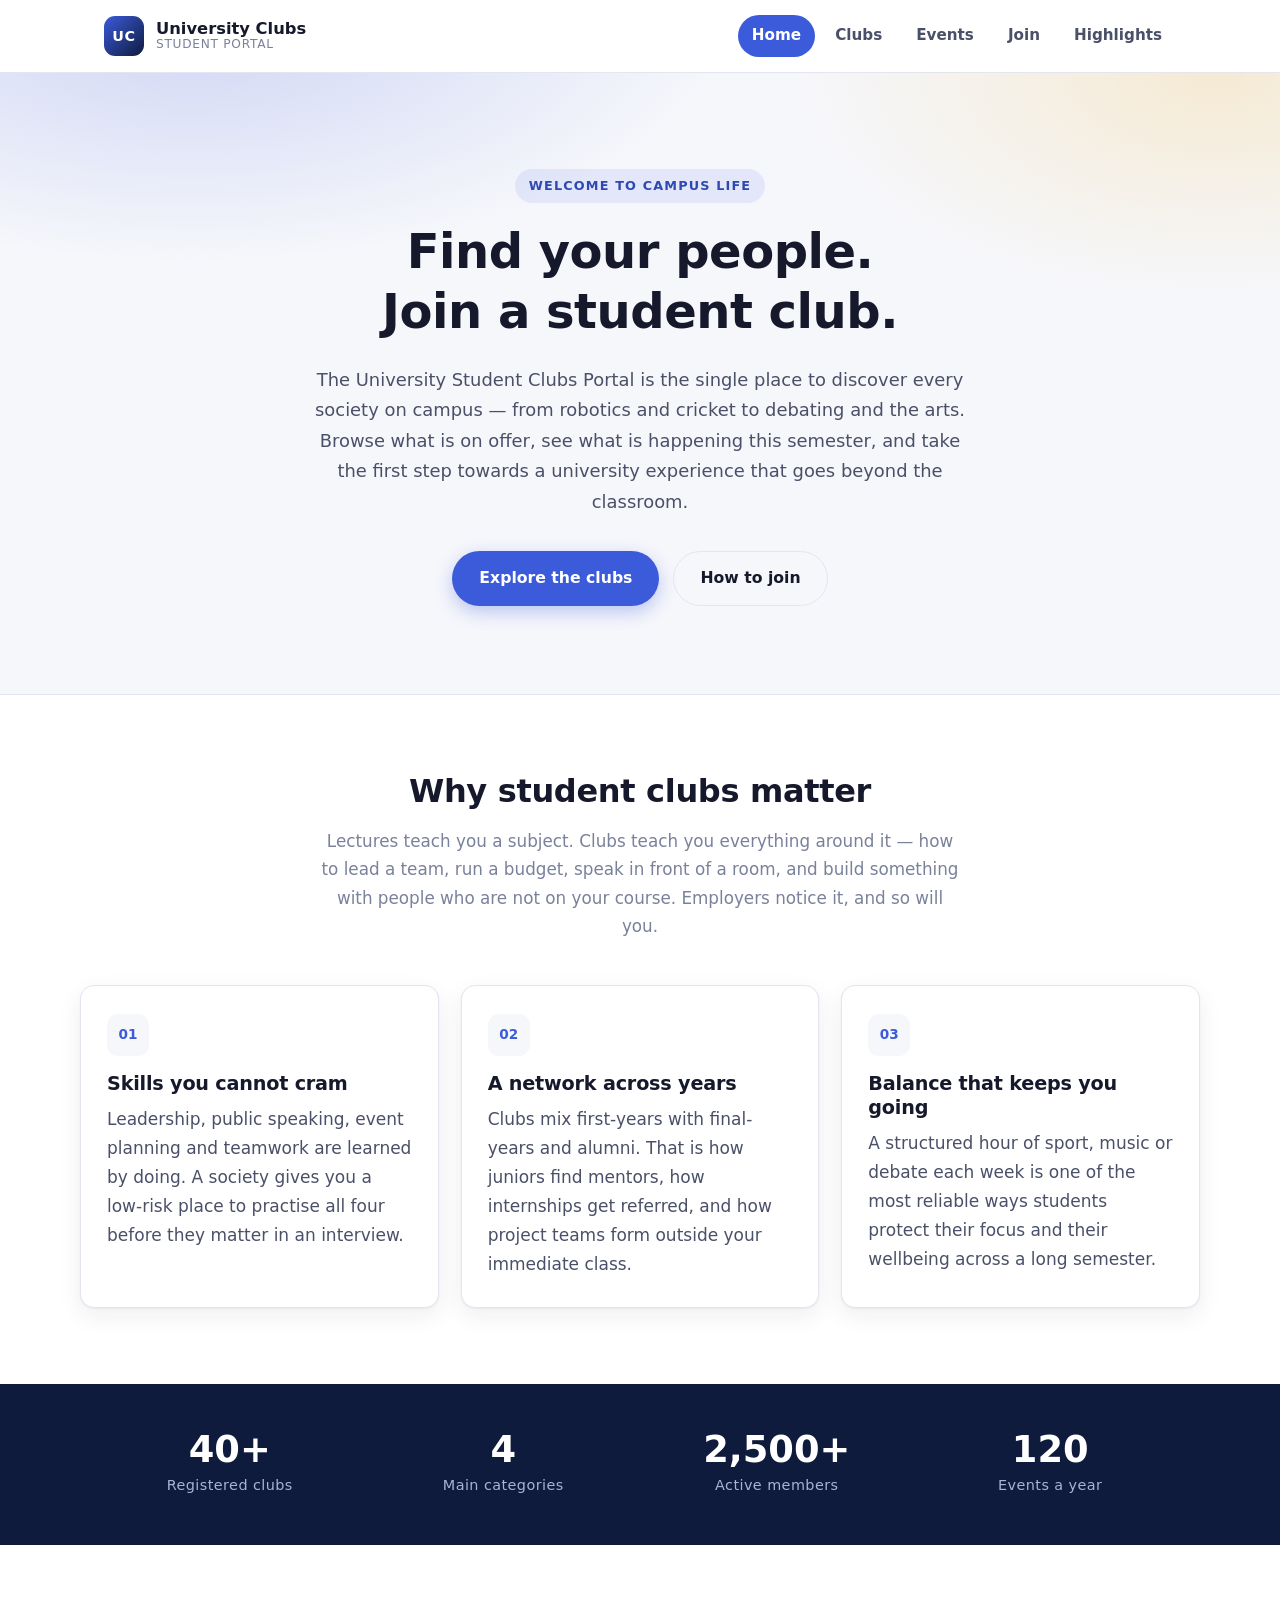
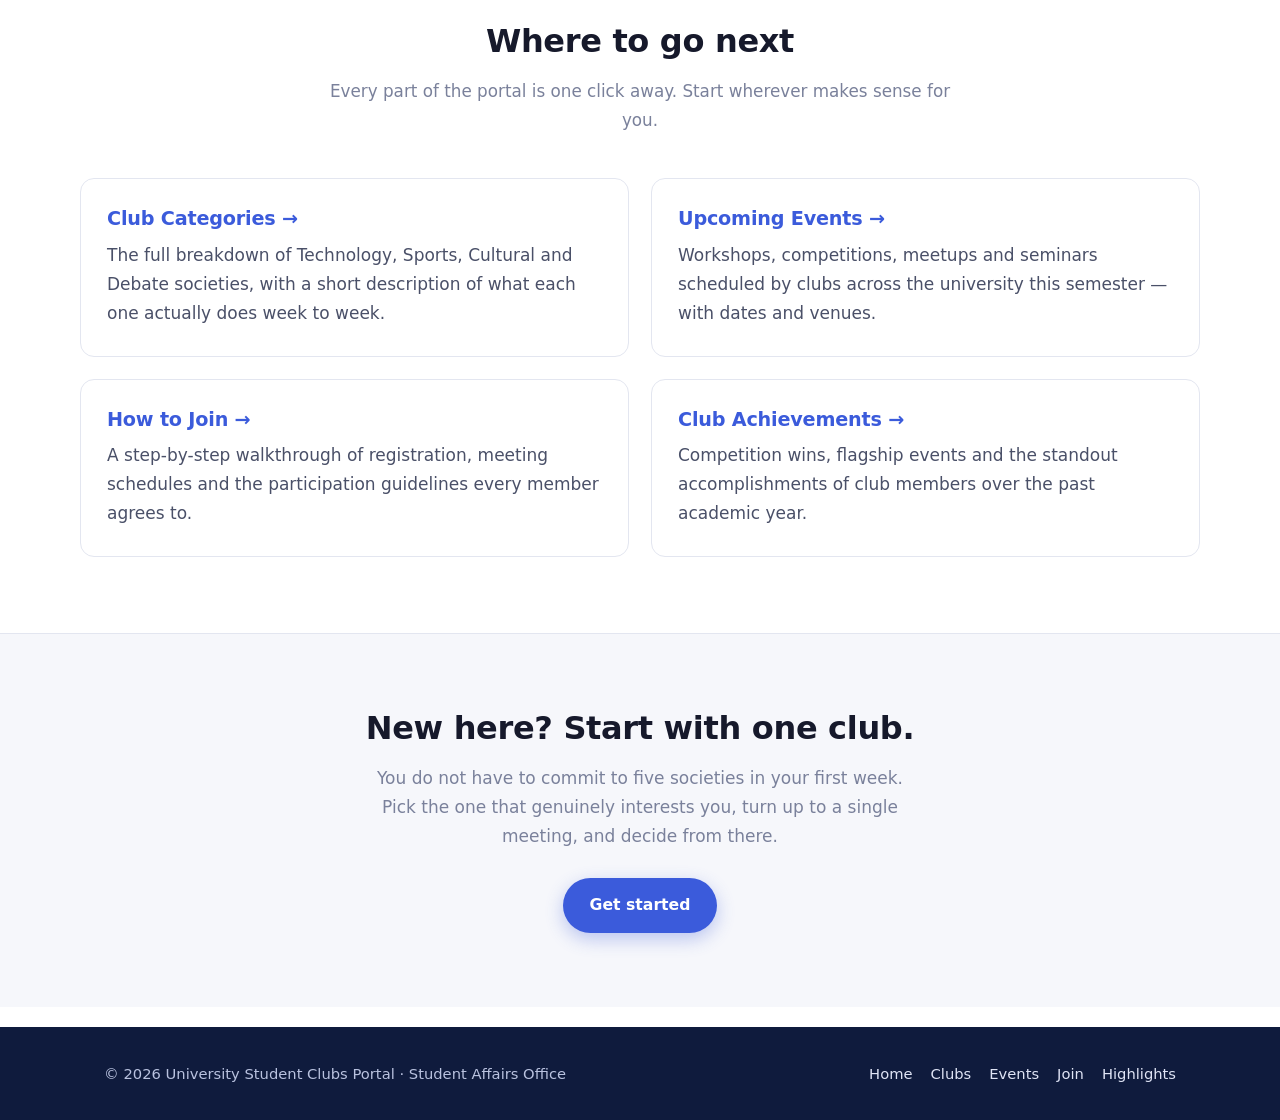
<file: src/index.html>
<!DOCTYPE html>
<html lang="en">
<head>
  <meta charset="UTF-8" />
  <meta name="viewport" content="width=device-width, initial-scale=1.0" />
  <meta name="description" content="The University Student Clubs Portal — discover campus clubs, upcoming events and how to get involved." />
  <title>Home | University Student Clubs Portal</title>
  <link rel="stylesheet" href="../styles/style.css" />
</head>
<body>

  <header class="site-header">
    <div class="container header-inner">
      <a class="brand" href="index.html">
        <span class="brand-mark">UC</span>
        <span class="brand-text">
          <strong>University Clubs</strong>
          <small>Student Portal</small>
        </span>
      </a>

      <nav class="site-nav" aria-label="Main navigation">
        <ul>
          <li><a href="index.html" class="active">Home</a></li>
          <li><a href="clubs.html">Clubs</a></li>
          <li><a href="events.html">Events</a></li>
          <li><a href="join.html">Join</a></li>
          <li><a href="highlights.html">Highlights</a></li>
        </ul>
      </nav>
    </div>
  </header>

  <main>

    <section class="hero">
      <div class="container hero-inner">
        <p class="eyebrow">Welcome to campus life</p>
        <h1>Find your people.<br />Join a student club.</h1>
        <p class="hero-lead">
          The University Student Clubs Portal is the single place to discover every
          society on campus — from robotics and cricket to debating and the arts.
          Browse what is on offer, see what is happening this semester, and take the
          first step towards a university experience that goes beyond the classroom.
        </p>
        <div class="hero-actions">
          <a class="btn btn-primary" href="clubs.html">Explore the clubs</a>
          <a class="btn btn-ghost" href="join.html">How to join</a>
        </div>
      </div>
    </section>

    <section class="container section">
      <h2 class="section-title">Why student clubs matter</h2>
      <p class="section-lead">
        Lectures teach you a subject. Clubs teach you everything around it — how to
        lead a team, run a budget, speak in front of a room, and build something with
        people who are not on your course. Employers notice it, and so will you.
      </p>

      <div class="grid grid-3">
        <article class="card">
          <div class="card-icon">01</div>
          <h3>Skills you cannot cram</h3>
          <p>
            Leadership, public speaking, event planning and teamwork are learned by
            doing. A society gives you a low-risk place to practise all four before
            they matter in an interview.
          </p>
        </article>

        <article class="card">
          <div class="card-icon">02</div>
          <h3>A network across years</h3>
          <p>
            Clubs mix first-years with final-years and alumni. That is how juniors find
            mentors, how internships get referred, and how project teams form outside
            your immediate class.
          </p>
        </article>

        <article class="card">
          <div class="card-icon">03</div>
          <h3>Balance that keeps you going</h3>
          <p>
            A structured hour of sport, music or debate each week is one of the most
            reliable ways students protect their focus and their wellbeing across a
            long semester.
          </p>
        </article>
      </div>
    </section>

    <section class="stats-band">
      <div class="container grid grid-4">
        <div class="stat"><strong>40+</strong><span>Registered clubs</span></div>
        <div class="stat"><strong>4</strong><span>Main categories</span></div>
        <div class="stat"><strong>2,500+</strong><span>Active members</span></div>
        <div class="stat"><strong>120</strong><span>Events a year</span></div>
      </div>
    </section>

    <section class="container section">
      <h2 class="section-title">Where to go next</h2>
      <p class="section-lead">
        Every part of the portal is one click away. Start wherever makes sense for you.
      </p>

      <div class="grid grid-2">
        <a class="link-card" href="clubs.html">
          <h3>Club Categories &rarr;</h3>
          <p>
            The full breakdown of Technology, Sports, Cultural and Debate societies,
            with a short description of what each one actually does week to week.
          </p>
        </a>

        <a class="link-card" href="events.html">
          <h3>Upcoming Events &rarr;</h3>
          <p>
            Workshops, competitions, meetups and seminars scheduled by clubs across the
            university this semester — with dates and venues.
          </p>
        </a>

        <a class="link-card" href="join.html">
          <h3>How to Join &rarr;</h3>
          <p>
            A step-by-step walkthrough of registration, meeting schedules and the
            participation guidelines every member agrees to.
          </p>
        </a>

        <a class="link-card" href="highlights.html">
          <h3>Club Achievements &rarr;</h3>
          <p>
            Competition wins, flagship events and the standout accomplishments of club
            members over the past academic year.
          </p>
        </a>
      </div>
    </section>

    <section class="cta">
      <div class="container">
        <h2>New here? Start with one club.</h2>
        <p>
          You do not have to commit to five societies in your first week. Pick the one
          that genuinely interests you, turn up to a single meeting, and decide from there.
        </p>
        <a class="btn btn-primary" href="join.html">Get started</a>
      </div>
    </section>

  </main>

  <footer class="site-footer">
    <div class="container footer-inner">
      <p>&copy; 2026 University Student Clubs Portal &middot; Student Affairs Office</p>
      <nav aria-label="Footer navigation">
        <ul>
          <li><a href="index.html">Home</a></li>
          <li><a href="clubs.html">Clubs</a></li>
          <li><a href="events.html">Events</a></li>
          <li><a href="join.html">Join</a></li>
          <li><a href="highlights.html">Highlights</a></li>
        </ul>
      </nav>
    </div>
  </footer>

</body>
</html>
</file>
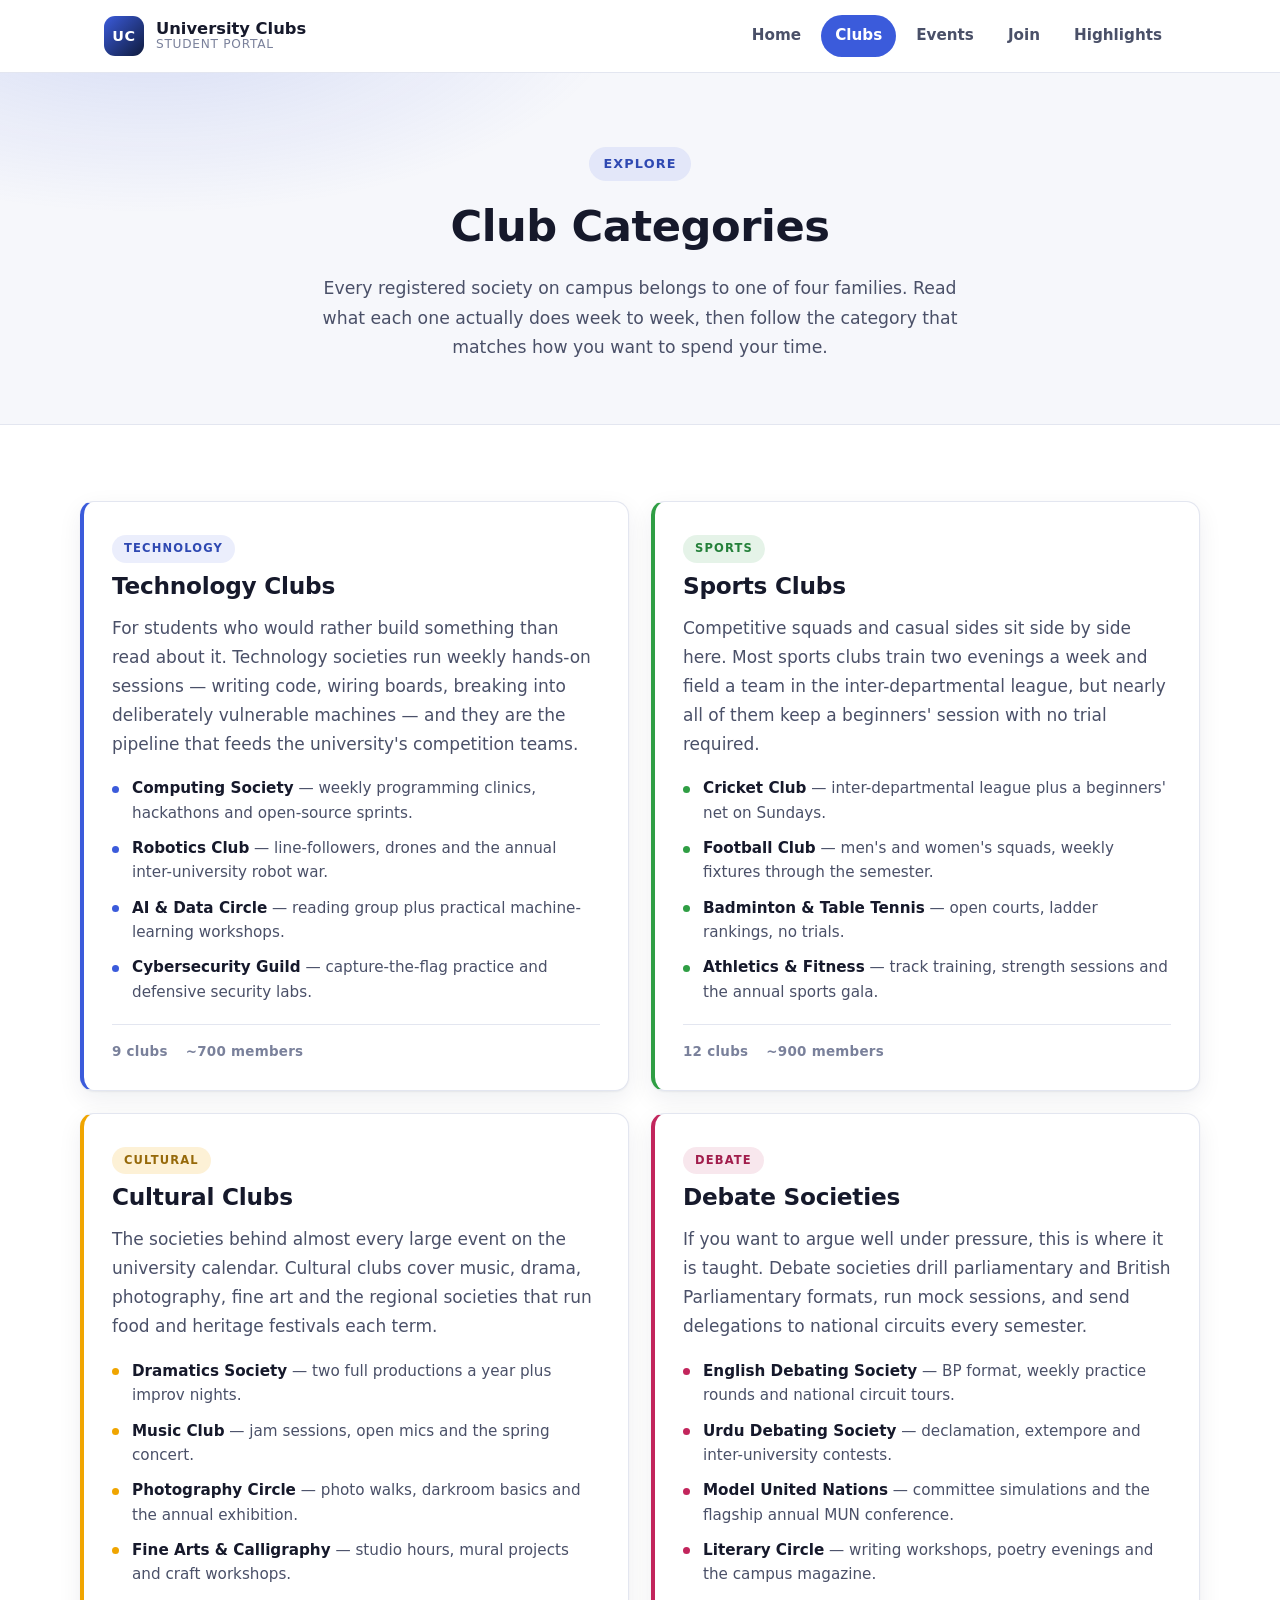
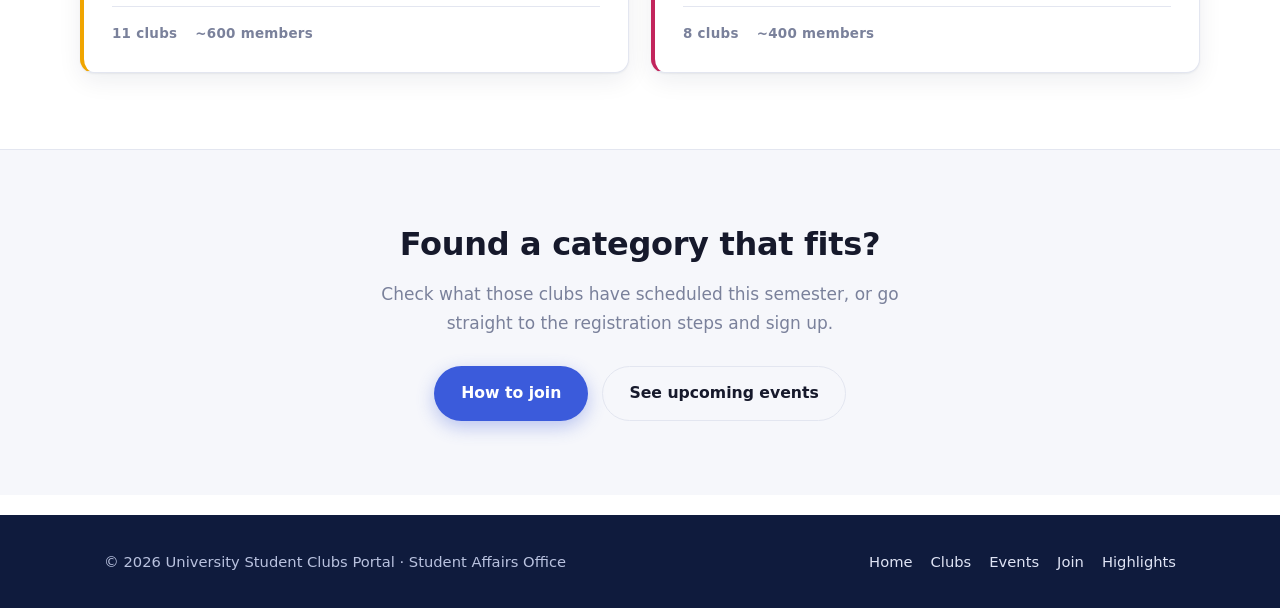
<file: src/clubs.html>
<!DOCTYPE html>
<html lang="en">
<head>
  <meta charset="UTF-8" />
  <meta name="viewport" content="width=device-width, initial-scale=1.0" />
  <meta name="description" content="Browse every category of student club at the university — technology, sports, cultural and debate societies." />
  <title>Club Categories | University Student Clubs Portal</title>
  <link rel="stylesheet" href="../styles/style.css" />
</head>
<body>

  <header class="site-header">
    <div class="container header-inner">
      <a class="brand" href="index.html">
        <span class="brand-mark">UC</span>
        <span class="brand-text">
          <strong>University Clubs</strong>
          <small>Student Portal</small>
        </span>
      </a>

      <nav class="site-nav" aria-label="Main navigation">
        <ul>
          <li><a href="index.html">Home</a></li>
          <li><a href="clubs.html" class="active">Clubs</a></li>
          <li><a href="events.html">Events</a></li>
          <li><a href="join.html">Join</a></li>
          <li><a href="highlights.html">Highlights</a></li>
        </ul>
      </nav>
    </div>
  </header>

  <main>

    <section class="page-head">
      <div class="container">
        <p class="eyebrow">Explore</p>
        <h1>Club Categories</h1>
        <p class="page-head-lead">
          Every registered society on campus belongs to one of four families. Read what
          each one actually does week to week, then follow the category that matches how
          you want to spend your time.
        </p>
      </div>
    </section>

    <section class="container section">

      <div class="grid grid-2 category-grid">

        <article class="category-card cat-tech">
          <header class="category-head">
            <span class="category-badge">Technology</span>
            <h2>Technology Clubs</h2>
          </header>
          <p>
            For students who would rather build something than read about it. Technology
            societies run weekly hands-on sessions — writing code, wiring boards, breaking
            into deliberately vulnerable machines — and they are the pipeline that feeds
            the university's competition teams.
          </p>
          <ul class="club-list">
            <li><strong>Computing Society</strong> — weekly programming clinics, hackathons and open-source sprints.</li>
            <li><strong>Robotics Club</strong> — line-followers, drones and the annual inter-university robot war.</li>
            <li><strong>AI &amp; Data Circle</strong> — reading group plus practical machine-learning workshops.</li>
            <li><strong>Cybersecurity Guild</strong> — capture-the-flag practice and defensive security labs.</li>
          </ul>
          <p class="category-meta"><span>9 clubs</span><span>~700 members</span></p>
        </article>

        <article class="category-card cat-sports">
          <header class="category-head">
            <span class="category-badge">Sports</span>
            <h2>Sports Clubs</h2>
          </header>
          <p>
            Competitive squads and casual sides sit side by side here. Most sports clubs
            train two evenings a week and field a team in the inter-departmental league,
            but nearly all of them keep a beginners' session with no trial required.
          </p>
          <ul class="club-list">
            <li><strong>Cricket Club</strong> — inter-departmental league plus a beginners' net on Sundays.</li>
            <li><strong>Football Club</strong> — men's and women's squads, weekly fixtures through the semester.</li>
            <li><strong>Badminton &amp; Table Tennis</strong> — open courts, ladder rankings, no trials.</li>
            <li><strong>Athletics &amp; Fitness</strong> — track training, strength sessions and the annual sports gala.</li>
          </ul>
          <p class="category-meta"><span>12 clubs</span><span>~900 members</span></p>
        </article>

        <article class="category-card cat-cultural">
          <header class="category-head">
            <span class="category-badge">Cultural</span>
            <h2>Cultural Clubs</h2>
          </header>
          <p>
            The societies behind almost every large event on the university calendar.
            Cultural clubs cover music, drama, photography, fine art and the regional
            societies that run food and heritage festivals each term.
          </p>
          <ul class="club-list">
            <li><strong>Dramatics Society</strong> — two full productions a year plus improv nights.</li>
            <li><strong>Music Club</strong> — jam sessions, open mics and the spring concert.</li>
            <li><strong>Photography Circle</strong> — photo walks, darkroom basics and the annual exhibition.</li>
            <li><strong>Fine Arts &amp; Calligraphy</strong> — studio hours, mural projects and craft workshops.</li>
          </ul>
          <p class="category-meta"><span>11 clubs</span><span>~600 members</span></p>
        </article>

        <article class="category-card cat-debate">
          <header class="category-head">
            <span class="category-badge">Debate</span>
            <h2>Debate Societies</h2>
          </header>
          <p>
            If you want to argue well under pressure, this is where it is taught. Debate
            societies drill parliamentary and British Parliamentary formats, run mock
            sessions, and send delegations to national circuits every semester.
          </p>
          <ul class="club-list">
            <li><strong>English Debating Society</strong> — BP format, weekly practice rounds and national circuit tours.</li>
            <li><strong>Urdu Debating Society</strong> — declamation, extempore and inter-university contests.</li>
            <li><strong>Model United Nations</strong> — committee simulations and the flagship annual MUN conference.</li>
            <li><strong>Literary Circle</strong> — writing workshops, poetry evenings and the campus magazine.</li>
          </ul>
          <p class="category-meta"><span>8 clubs</span><span>~400 members</span></p>
        </article>

      </div>
    </section>

    <section class="cta">
      <div class="container">
        <h2>Found a category that fits?</h2>
        <p>
          Check what those clubs have scheduled this semester, or go straight to the
          registration steps and sign up.
        </p>
        <div class="hero-actions">
          <a class="btn btn-primary" href="join.html">How to join</a>
          <a class="btn btn-ghost" href="events.html">See upcoming events</a>
        </div>
      </div>
    </section>

  </main>

  <footer class="site-footer">
    <div class="container footer-inner">
      <p>&copy; 2026 University Student Clubs Portal &middot; Student Affairs Office</p>
      <nav aria-label="Footer navigation">
        <ul>
          <li><a href="index.html">Home</a></li>
          <li><a href="clubs.html">Clubs</a></li>
          <li><a href="events.html">Events</a></li>
          <li><a href="join.html">Join</a></li>
          <li><a href="highlights.html">Highlights</a></li>
        </ul>
      </nav>
    </div>
  </footer>

</body>
</html>
</file>
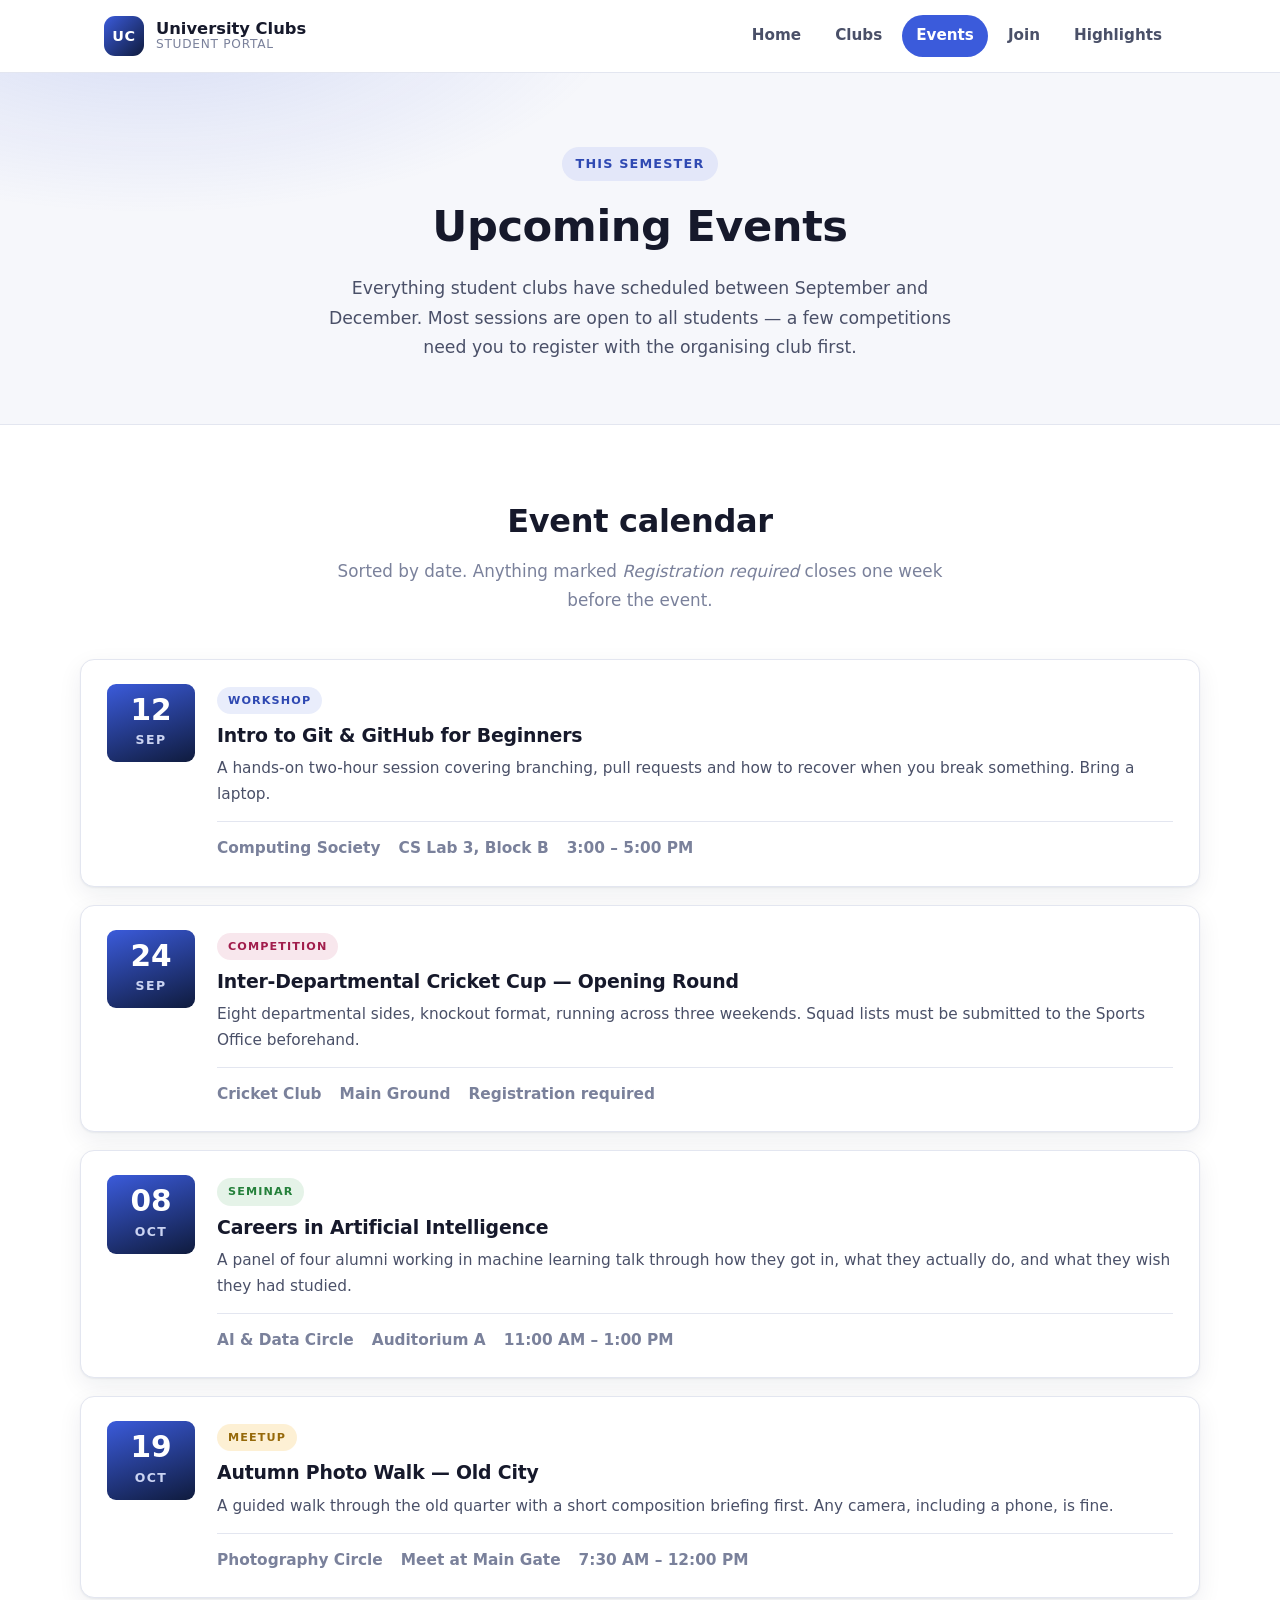
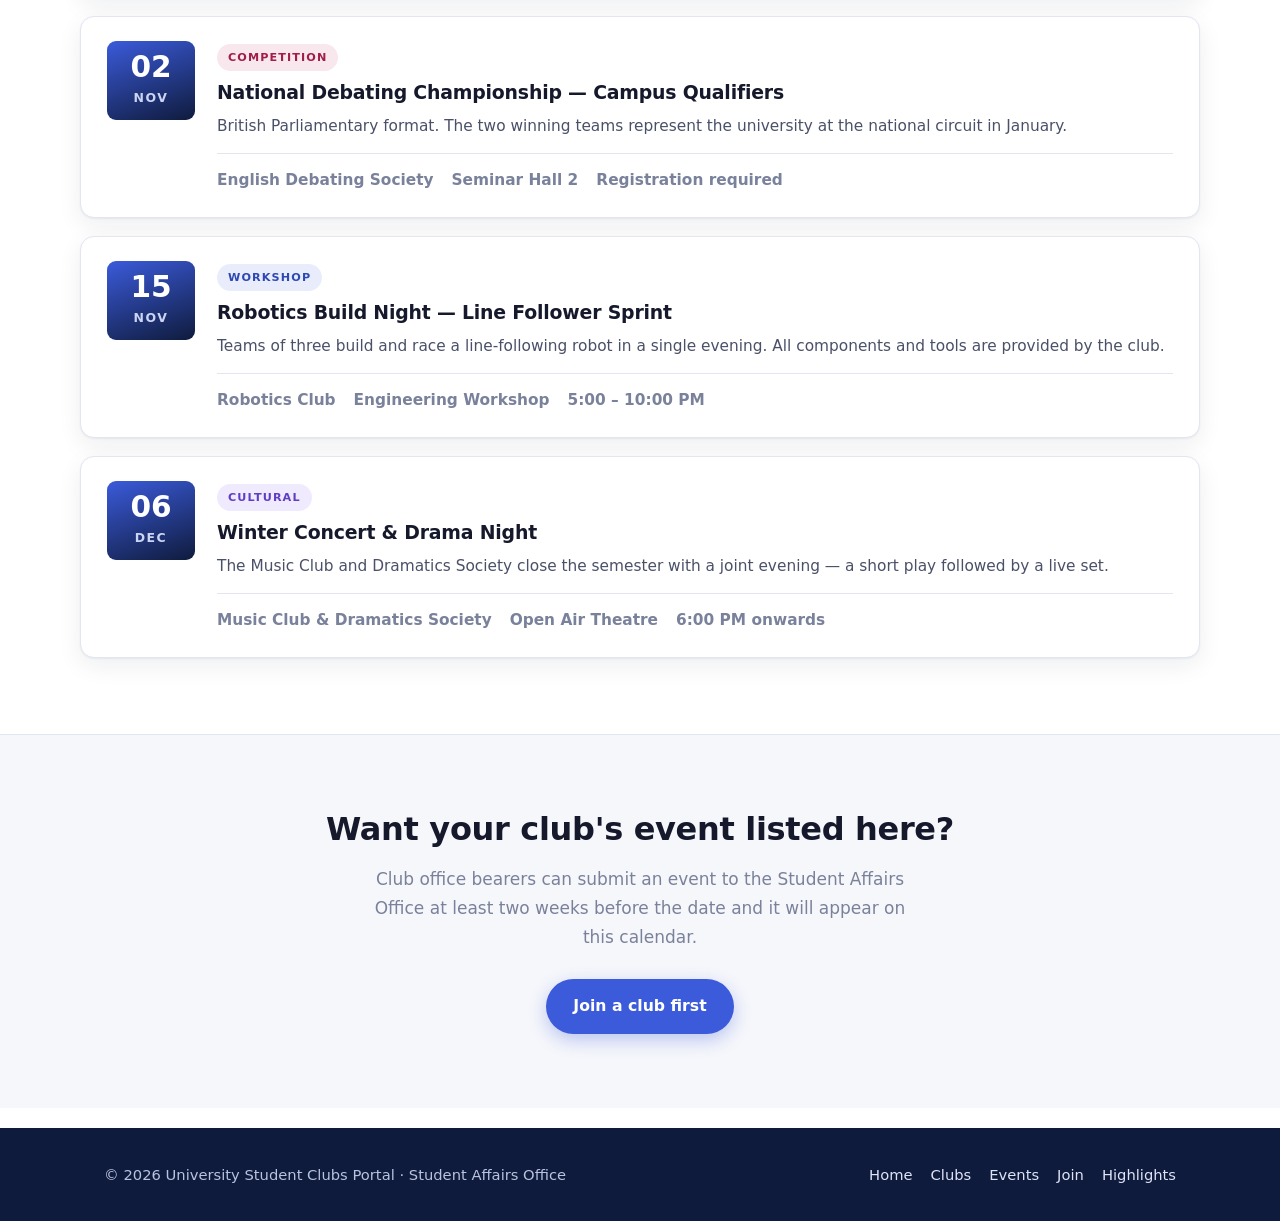
<file: src/events.html>
<!DOCTYPE html>
<html lang="en">
<head>
  <meta charset="UTF-8" />
  <meta name="viewport" content="width=device-width, initial-scale=1.0" />
  <meta name="description" content="Workshops, competitions, meetups and seminars scheduled by student clubs this semester." />
  <title>Upcoming Events | University Student Clubs Portal</title>
  <link rel="stylesheet" href="../styles/style.css" />
</head>
<body>

  <header class="site-header">
    <div class="container header-inner">
      <a class="brand" href="index.html">
        <span class="brand-mark">UC</span>
        <span class="brand-text">
          <strong>University Clubs</strong>
          <small>Student Portal</small>
        </span>
      </a>

      <nav class="site-nav" aria-label="Main navigation">
        <ul>
          <li><a href="index.html">Home</a></li>
          <li><a href="clubs.html">Clubs</a></li>
          <li><a href="events.html" class="active">Events</a></li>
          <li><a href="join.html">Join</a></li>
          <li><a href="highlights.html">Highlights</a></li>
        </ul>
      </nav>
    </div>
  </header>

  <main>

    <section class="page-head">
      <div class="container">
        <p class="eyebrow">This semester</p>
        <h1>Upcoming Events</h1>
        <p class="page-head-lead">
          Everything student clubs have scheduled between September and December.
          Most sessions are open to all students — a few competitions need you to
          register with the organising club first.
        </p>
      </div>
    </section>

    <section class="container section">
      <h2 class="section-title">Event calendar</h2>
      <p class="section-lead">
        Sorted by date. Anything marked <em>Registration required</em> closes one week
        before the event.
      </p>

      <ul class="event-list">

        <li class="event-item">
          <div class="event-date">
            <span class="event-day">12</span>
            <span class="event-month">Sep</span>
          </div>
          <div class="event-body">
            <span class="event-tag tag-workshop">Workshop</span>
            <h3>Intro to Git &amp; GitHub for Beginners</h3>
            <p>
              A hands-on two-hour session covering branching, pull requests and how to
              recover when you break something. Bring a laptop.
            </p>
            <p class="event-meta">
              <span>Computing Society</span>
              <span>CS Lab 3, Block B</span>
              <span>3:00 – 5:00 PM</span>
            </p>
          </div>
        </li>

        <li class="event-item">
          <div class="event-date">
            <span class="event-day">24</span>
            <span class="event-month">Sep</span>
          </div>
          <div class="event-body">
            <span class="event-tag tag-competition">Competition</span>
            <h3>Inter-Departmental Cricket Cup — Opening Round</h3>
            <p>
              Eight departmental sides, knockout format, running across three weekends.
              Squad lists must be submitted to the Sports Office beforehand.
            </p>
            <p class="event-meta">
              <span>Cricket Club</span>
              <span>Main Ground</span>
              <span>Registration required</span>
            </p>
          </div>
        </li>

        <li class="event-item">
          <div class="event-date">
            <span class="event-day">08</span>
            <span class="event-month">Oct</span>
          </div>
          <div class="event-body">
            <span class="event-tag tag-seminar">Seminar</span>
            <h3>Careers in Artificial Intelligence</h3>
            <p>
              A panel of four alumni working in machine learning talk through how they
              got in, what they actually do, and what they wish they had studied.
            </p>
            <p class="event-meta">
              <span>AI &amp; Data Circle</span>
              <span>Auditorium A</span>
              <span>11:00 AM – 1:00 PM</span>
            </p>
          </div>
        </li>

        <li class="event-item">
          <div class="event-date">
            <span class="event-day">19</span>
            <span class="event-month">Oct</span>
          </div>
          <div class="event-body">
            <span class="event-tag tag-meetup">Meetup</span>
            <h3>Autumn Photo Walk — Old City</h3>
            <p>
              A guided walk through the old quarter with a short composition briefing
              first. Any camera, including a phone, is fine.
            </p>
            <p class="event-meta">
              <span>Photography Circle</span>
              <span>Meet at Main Gate</span>
              <span>7:30 AM – 12:00 PM</span>
            </p>
          </div>
        </li>

        <li class="event-item">
          <div class="event-date">
            <span class="event-day">02</span>
            <span class="event-month">Nov</span>
          </div>
          <div class="event-body">
            <span class="event-tag tag-competition">Competition</span>
            <h3>National Debating Championship — Campus Qualifiers</h3>
            <p>
              British Parliamentary format. The two winning teams represent the
              university at the national circuit in January.
            </p>
            <p class="event-meta">
              <span>English Debating Society</span>
              <span>Seminar Hall 2</span>
              <span>Registration required</span>
            </p>
          </div>
        </li>

        <li class="event-item">
          <div class="event-date">
            <span class="event-day">15</span>
            <span class="event-month">Nov</span>
          </div>
          <div class="event-body">
            <span class="event-tag tag-workshop">Workshop</span>
            <h3>Robotics Build Night — Line Follower Sprint</h3>
            <p>
              Teams of three build and race a line-following robot in a single evening.
              All components and tools are provided by the club.
            </p>
            <p class="event-meta">
              <span>Robotics Club</span>
              <span>Engineering Workshop</span>
              <span>5:00 – 10:00 PM</span>
            </p>
          </div>
        </li>

        <li class="event-item">
          <div class="event-date">
            <span class="event-day">06</span>
            <span class="event-month">Dec</span>
          </div>
          <div class="event-body">
            <span class="event-tag tag-cultural">Cultural</span>
            <h3>Winter Concert &amp; Drama Night</h3>
            <p>
              The Music Club and Dramatics Society close the semester with a joint
              evening — a short play followed by a live set.
            </p>
            <p class="event-meta">
              <span>Music Club &amp; Dramatics Society</span>
              <span>Open Air Theatre</span>
              <span>6:00 PM onwards</span>
            </p>
          </div>
        </li>

      </ul>
    </section>

    <section class="cta">
      <div class="container">
        <h2>Want your club's event listed here?</h2>
        <p>
          Club office bearers can submit an event to the Student Affairs Office at least
          two weeks before the date and it will appear on this calendar.
        </p>
        <a class="btn btn-primary" href="join.html">Join a club first</a>
      </div>
    </section>

  </main>

  <footer class="site-footer">
    <div class="container footer-inner">
      <p>&copy; 2026 University Student Clubs Portal &middot; Student Affairs Office</p>
      <nav aria-label="Footer navigation">
        <ul>
          <li><a href="index.html">Home</a></li>
          <li><a href="clubs.html">Clubs</a></li>
          <li><a href="events.html">Events</a></li>
          <li><a href="join.html">Join</a></li>
          <li><a href="highlights.html">Highlights</a></li>
        </ul>
      </nav>
    </div>
  </footer>

</body>
</html>
</file>
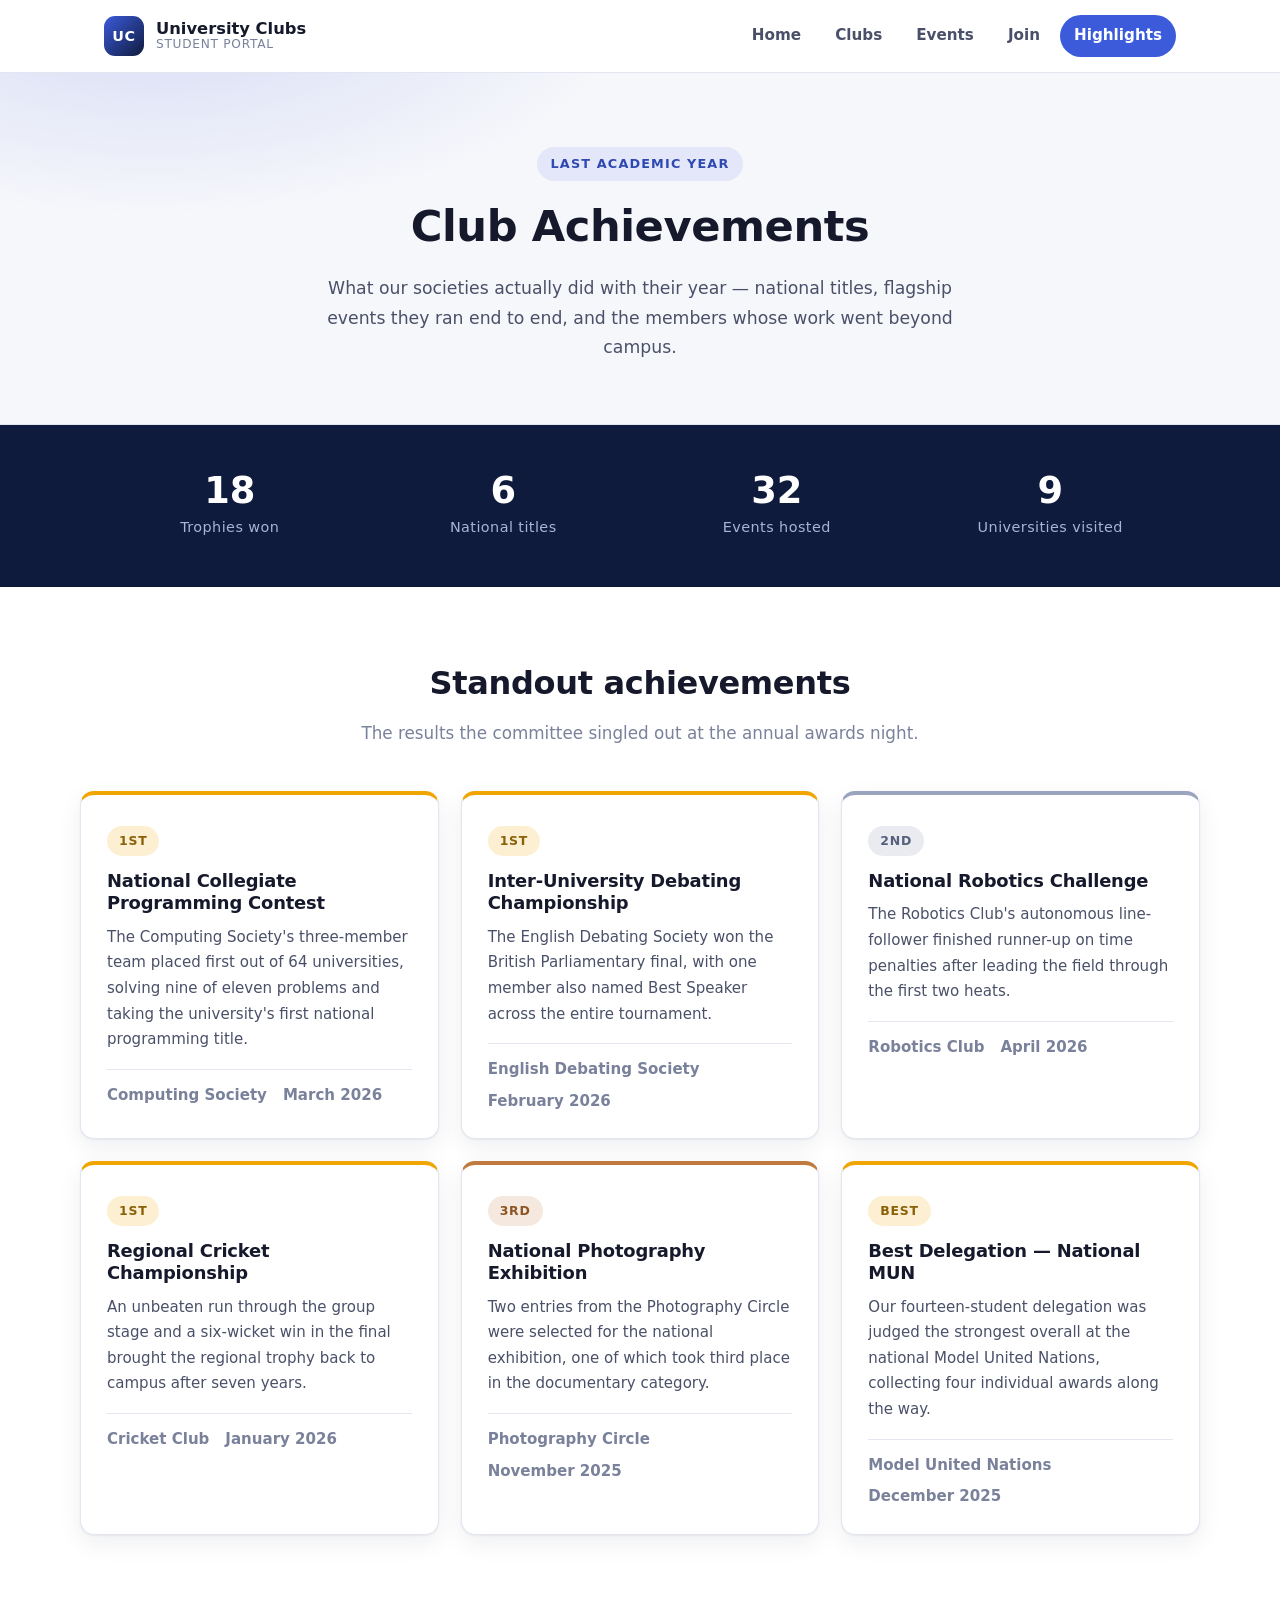
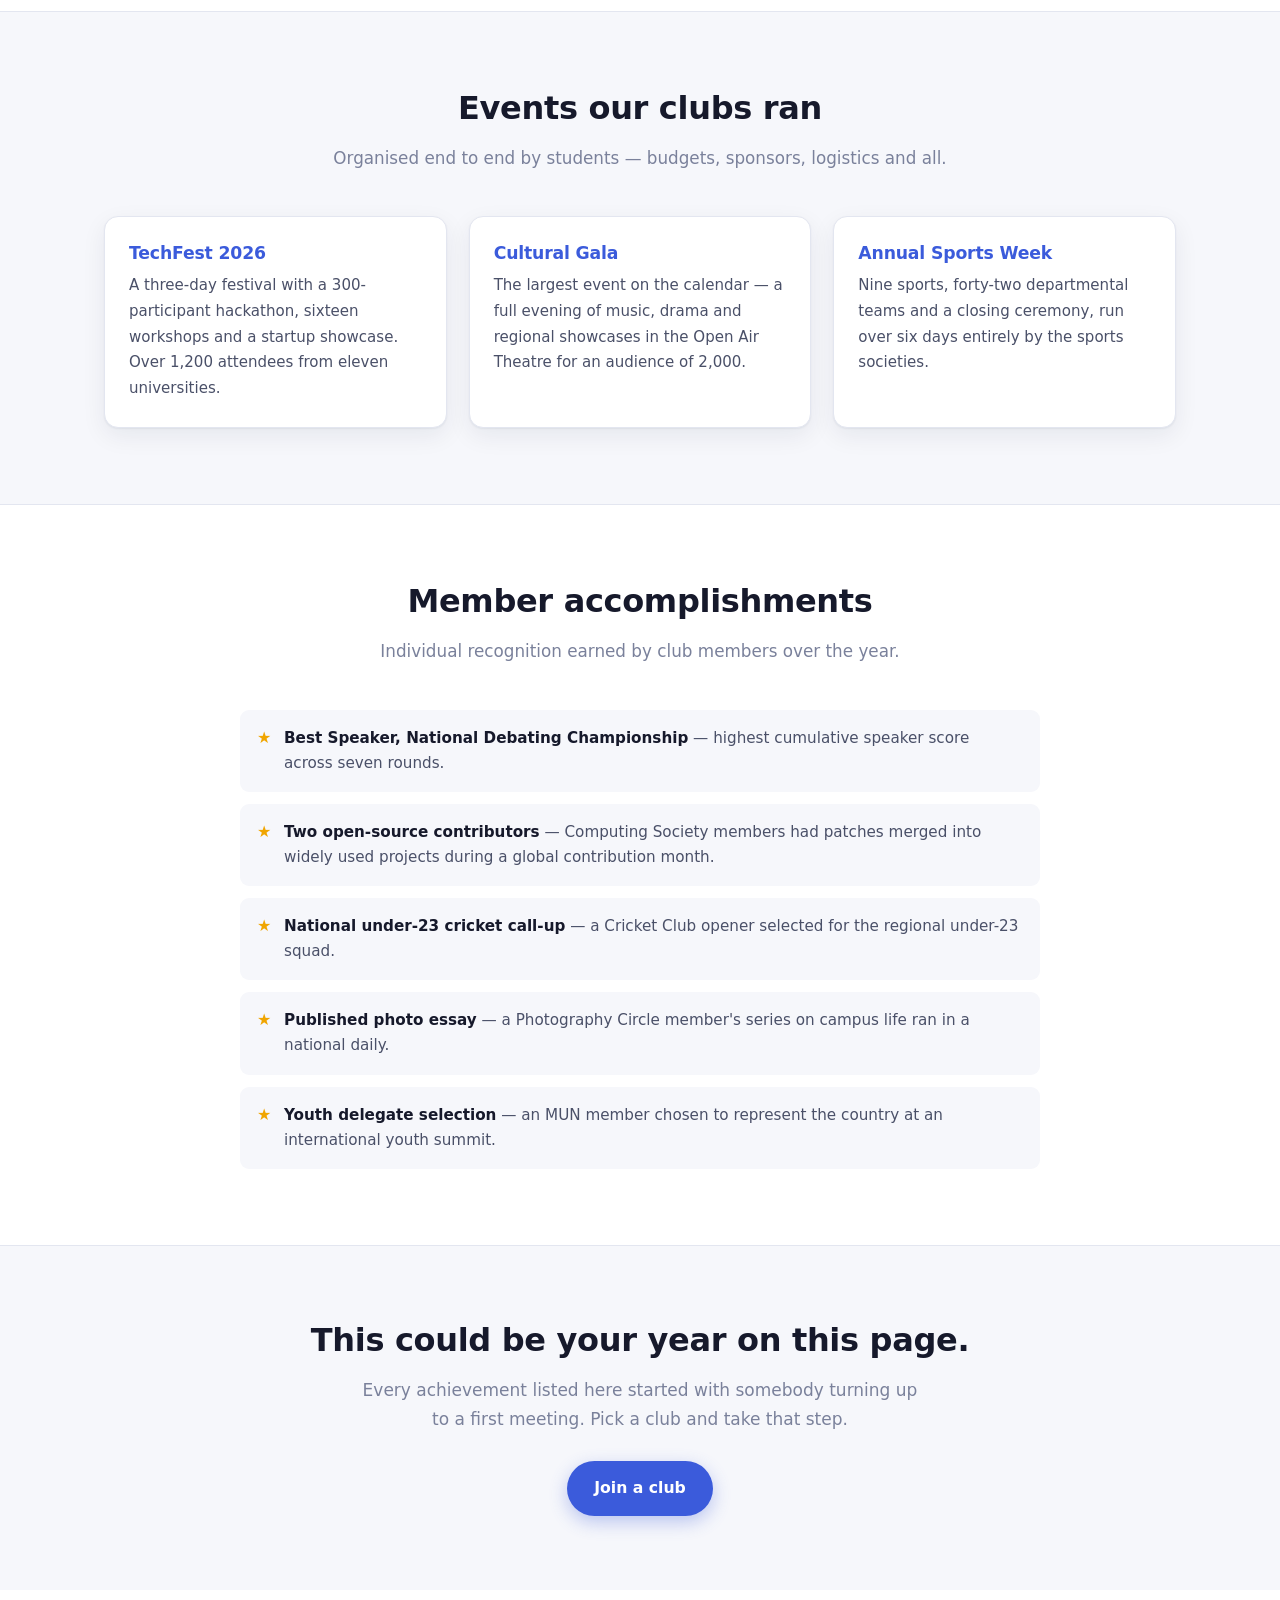
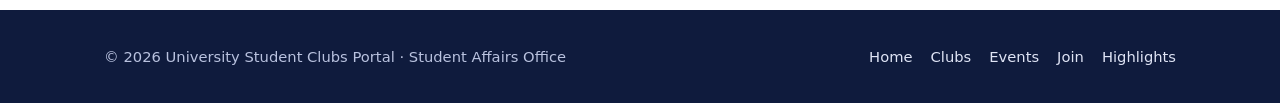
<file: src/highlights.html>
<!DOCTYPE html>
<html lang="en">
<head>
  <meta charset="UTF-8" />
  <meta name="viewport" content="width=device-width, initial-scale=1.0" />
  <meta name="description" content="Competition wins, flagship events and standout accomplishments of university student clubs." />
  <title>Club Achievements | University Student Clubs Portal</title>
  <link rel="stylesheet" href="../styles/style.css" />
</head>
<body>

  <header class="site-header">
    <div class="container header-inner">
      <a class="brand" href="index.html">
        <span class="brand-mark">UC</span>
        <span class="brand-text">
          <strong>University Clubs</strong>
          <small>Student Portal</small>
        </span>
      </a>

      <nav class="site-nav" aria-label="Main navigation">
        <ul>
          <li><a href="index.html">Home</a></li>
          <li><a href="clubs.html">Clubs</a></li>
          <li><a href="events.html">Events</a></li>
          <li><a href="join.html">Join</a></li>
          <li><a href="highlights.html" class="active">Highlights</a></li>
        </ul>
      </nav>
    </div>
  </header>

  <main>

    <section class="page-head">
      <div class="container">
        <p class="eyebrow">Last academic year</p>
        <h1>Club Achievements</h1>
        <p class="page-head-lead">
          What our societies actually did with their year — national titles, flagship
          events they ran end to end, and the members whose work went beyond campus.
        </p>
      </div>
    </section>

    <section class="stats-band">
      <div class="container grid grid-4">
        <div class="stat"><strong>18</strong><span>Trophies won</span></div>
        <div class="stat"><strong>6</strong><span>National titles</span></div>
        <div class="stat"><strong>32</strong><span>Events hosted</span></div>
        <div class="stat"><strong>9</strong><span>Universities visited</span></div>
      </div>
    </section>

    <section class="container section">
      <h2 class="section-title">Standout achievements</h2>
      <p class="section-lead">
        The results the committee singled out at the annual awards night.
      </p>

      <div class="grid grid-3">

        <article class="achievement gold">
          <span class="achievement-rank">1st</span>
          <h3>National Collegiate Programming Contest</h3>
          <p>
            The Computing Society's three-member team placed first out of 64 universities,
            solving nine of eleven problems and taking the university's first national
            programming title.
          </p>
          <p class="achievement-meta"><span>Computing Society</span><span>March 2026</span></p>
        </article>

        <article class="achievement gold">
          <span class="achievement-rank">1st</span>
          <h3>Inter-University Debating Championship</h3>
          <p>
            The English Debating Society won the British Parliamentary final, with one
            member also named Best Speaker across the entire tournament.
          </p>
          <p class="achievement-meta"><span>English Debating Society</span><span>February 2026</span></p>
        </article>

        <article class="achievement silver">
          <span class="achievement-rank">2nd</span>
          <h3>National Robotics Challenge</h3>
          <p>
            The Robotics Club's autonomous line-follower finished runner-up on time
            penalties after leading the field through the first two heats.
          </p>
          <p class="achievement-meta"><span>Robotics Club</span><span>April 2026</span></p>
        </article>

        <article class="achievement gold">
          <span class="achievement-rank">1st</span>
          <h3>Regional Cricket Championship</h3>
          <p>
            An unbeaten run through the group stage and a six-wicket win in the final
            brought the regional trophy back to campus after seven years.
          </p>
          <p class="achievement-meta"><span>Cricket Club</span><span>January 2026</span></p>
        </article>

        <article class="achievement bronze">
          <span class="achievement-rank">3rd</span>
          <h3>National Photography Exhibition</h3>
          <p>
            Two entries from the Photography Circle were selected for the national
            exhibition, one of which took third place in the documentary category.
          </p>
          <p class="achievement-meta"><span>Photography Circle</span><span>November 2025</span></p>
        </article>

        <article class="achievement gold">
          <span class="achievement-rank">Best</span>
          <h3>Best Delegation — National MUN</h3>
          <p>
            Our fourteen-student delegation was judged the strongest overall at the
            national Model United Nations, collecting four individual awards along the way.
          </p>
          <p class="achievement-meta"><span>Model United Nations</span><span>December 2025</span></p>
        </article>

      </div>
    </section>

    <section class="section section-alt">
      <div class="container">
        <h2 class="section-title">Events our clubs ran</h2>
        <p class="section-lead">
          Organised end to end by students — budgets, sponsors, logistics and all.
        </p>

        <div class="grid grid-3">
          <div class="highlight-tile">
            <h3>TechFest 2026</h3>
            <p>
              A three-day festival with a 300-participant hackathon, sixteen workshops and
              a startup showcase. Over 1,200 attendees from eleven universities.
            </p>
          </div>

          <div class="highlight-tile">
            <h3>Cultural Gala</h3>
            <p>
              The largest event on the calendar — a full evening of music, drama and
              regional showcases in the Open Air Theatre for an audience of 2,000.
            </p>
          </div>

          <div class="highlight-tile">
            <h3>Annual Sports Week</h3>
            <p>
              Nine sports, forty-two departmental teams and a closing ceremony, run over
              six days entirely by the sports societies.
            </p>
          </div>
        </div>
      </div>
    </section>

    <section class="container section">
      <h2 class="section-title">Member accomplishments</h2>
      <p class="section-lead">
        Individual recognition earned by club members over the year.
      </p>

      <ul class="honours">
        <li>
          <strong>Best Speaker, National Debating Championship</strong>
          — highest cumulative speaker score across seven rounds.
        </li>
        <li>
          <strong>Two open-source contributors</strong>
          — Computing Society members had patches merged into widely used projects during a global contribution month.
        </li>
        <li>
          <strong>National under-23 cricket call-up</strong>
          — a Cricket Club opener selected for the regional under-23 squad.
        </li>
        <li>
          <strong>Published photo essay</strong>
          — a Photography Circle member's series on campus life ran in a national daily.
        </li>
        <li>
          <strong>Youth delegate selection</strong>
          — an MUN member chosen to represent the country at an international youth summit.
        </li>
      </ul>
    </section>

    <section class="cta">
      <div class="container">
        <h2>This could be your year on this page.</h2>
        <p>
          Every achievement listed here started with somebody turning up to a first
          meeting. Pick a club and take that step.
        </p>
        <a class="btn btn-primary" href="join.html">Join a club</a>
      </div>
    </section>

  </main>

  <footer class="site-footer">
    <div class="container footer-inner">
      <p>&copy; 2026 University Student Clubs Portal &middot; Student Affairs Office</p>
      <nav aria-label="Footer navigation">
        <ul>
          <li><a href="index.html">Home</a></li>
          <li><a href="clubs.html">Clubs</a></li>
          <li><a href="events.html">Events</a></li>
          <li><a href="join.html">Join</a></li>
          <li><a href="highlights.html">Highlights</a></li>
        </ul>
      </nav>
    </div>
  </footer>

</body>
</html>
</file>
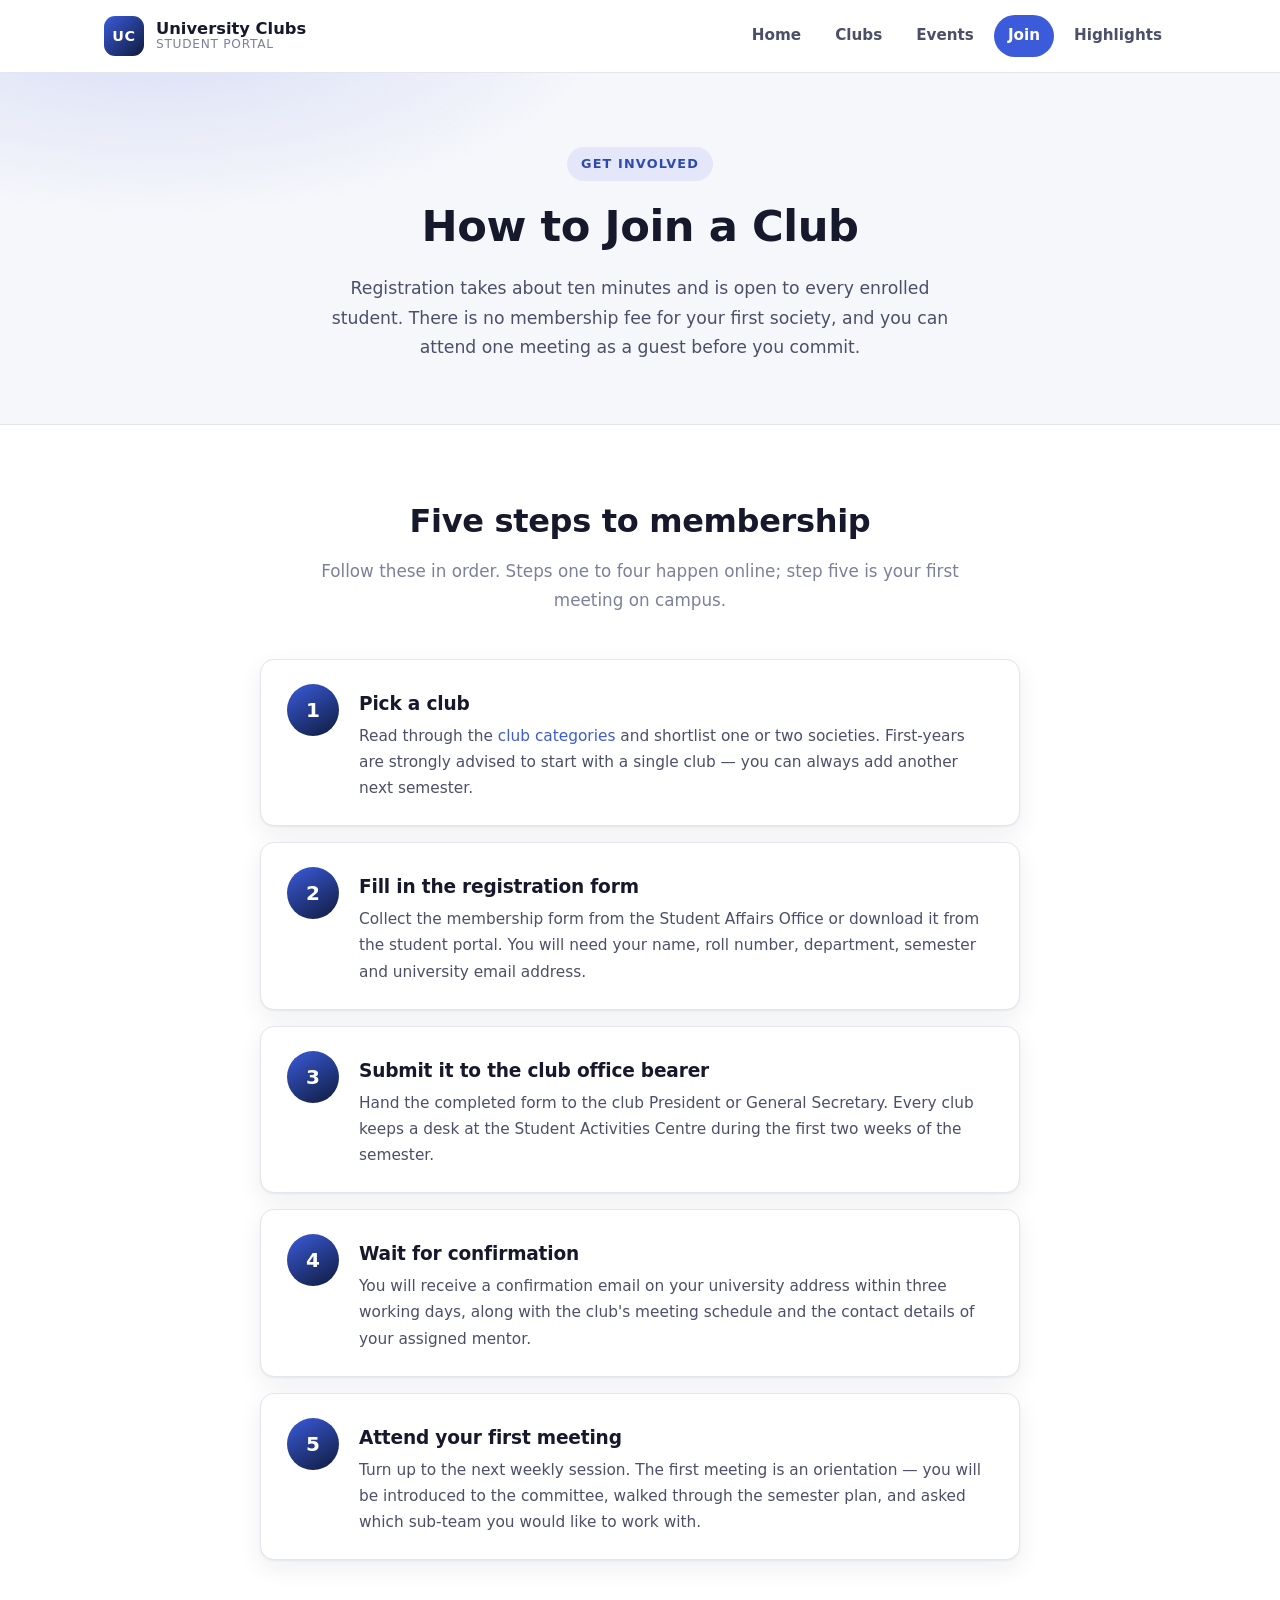
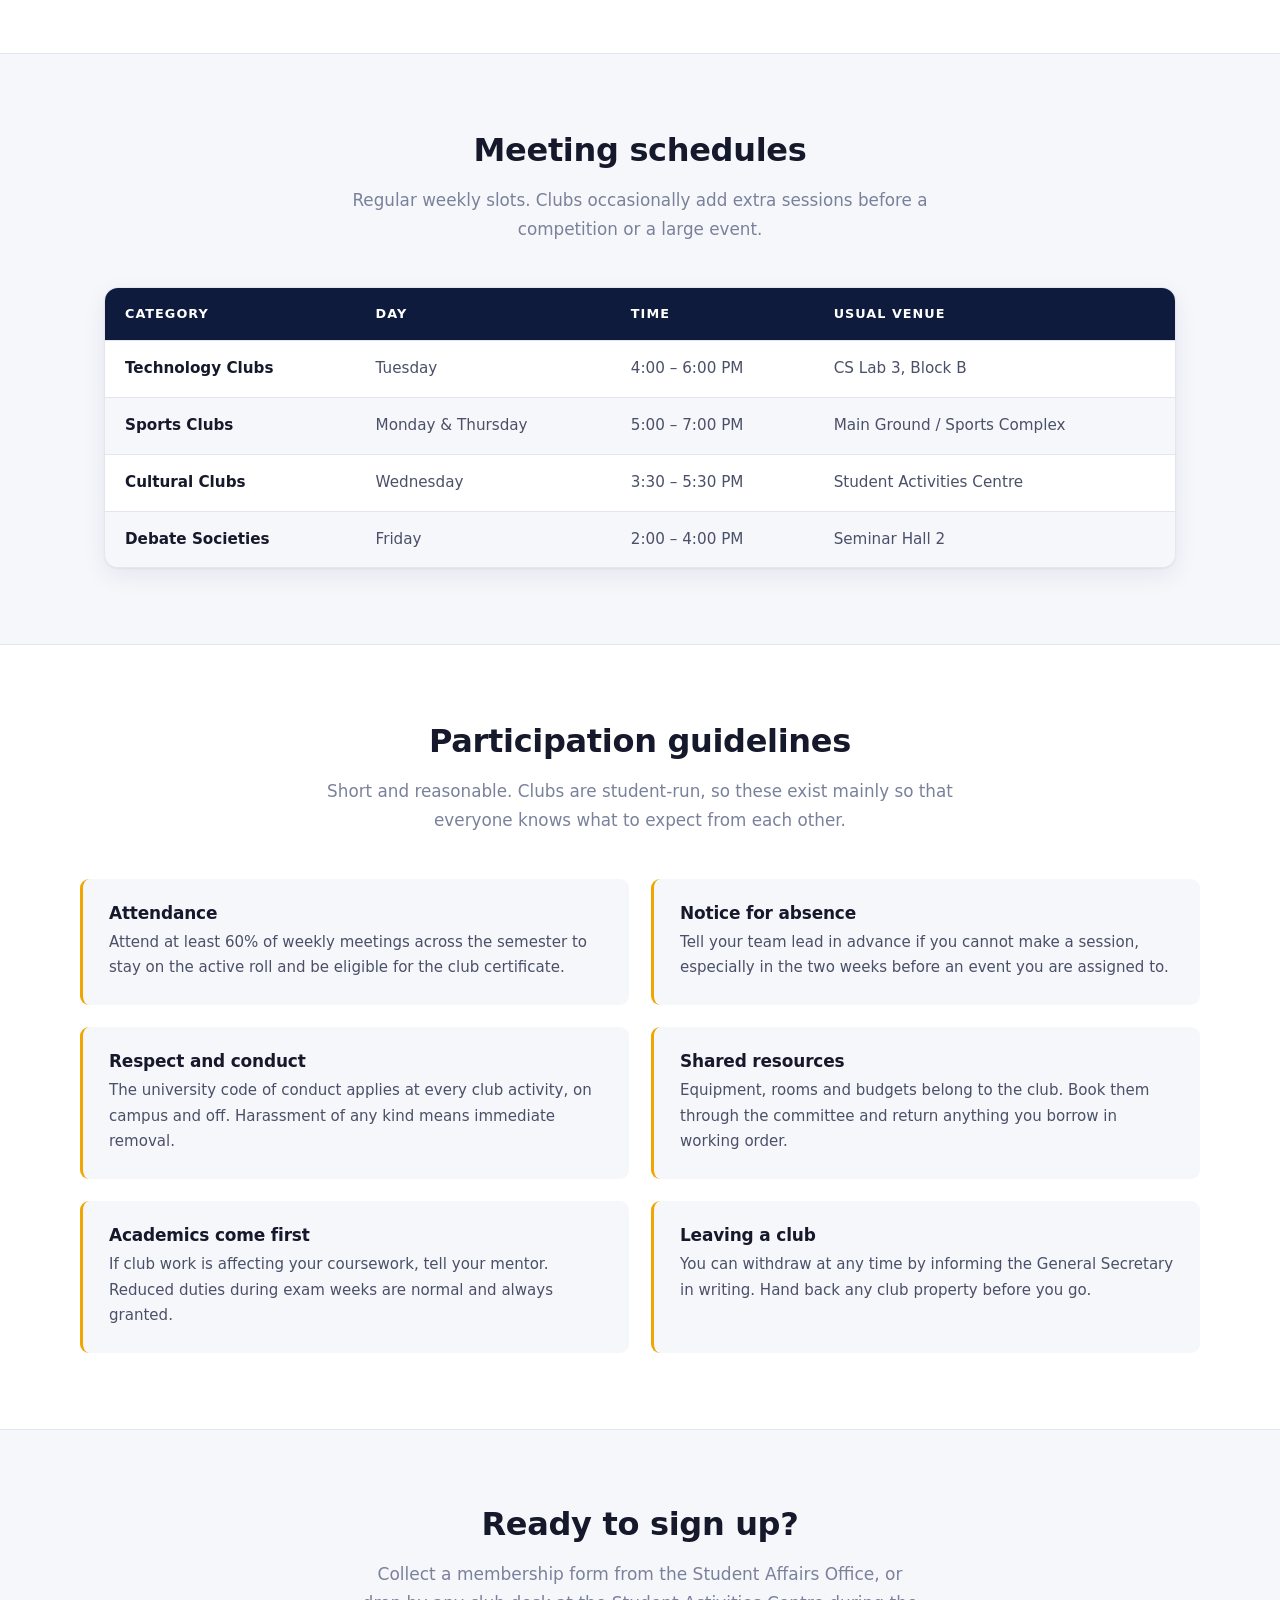
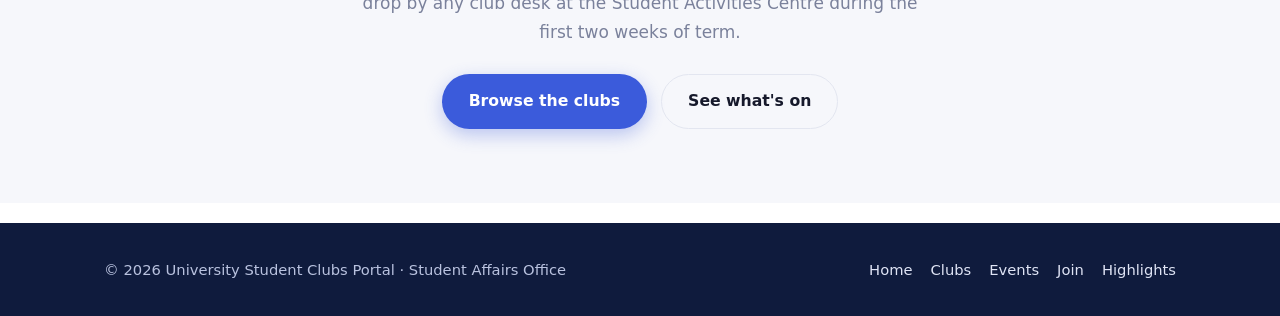
<file: src/join.html>
<!DOCTYPE html>
<html lang="en">
<head>
  <meta charset="UTF-8" />
  <meta name="viewport" content="width=device-width, initial-scale=1.0" />
  <meta name="description" content="Step-by-step guide to registering for a student club, meeting schedules and participation guidelines." />
  <title>How to Join | University Student Clubs Portal</title>
  <link rel="stylesheet" href="../styles/style.css" />
</head>
<body>

  <header class="site-header">
    <div class="container header-inner">
      <a class="brand" href="index.html">
        <span class="brand-mark">UC</span>
        <span class="brand-text">
          <strong>University Clubs</strong>
          <small>Student Portal</small>
        </span>
      </a>

      <nav class="site-nav" aria-label="Main navigation">
        <ul>
          <li><a href="index.html">Home</a></li>
          <li><a href="clubs.html">Clubs</a></li>
          <li><a href="events.html">Events</a></li>
          <li><a href="join.html" class="active">Join</a></li>
          <li><a href="highlights.html">Highlights</a></li>
        </ul>
      </nav>
    </div>
  </header>

  <main>

    <section class="page-head">
      <div class="container">
        <p class="eyebrow">Get involved</p>
        <h1>How to Join a Club</h1>
        <p class="page-head-lead">
          Registration takes about ten minutes and is open to every enrolled student.
          There is no membership fee for your first society, and you can attend one
          meeting as a guest before you commit.
        </p>
      </div>
    </section>

    <section class="container section">
      <h2 class="section-title">Five steps to membership</h2>
      <p class="section-lead">
        Follow these in order. Steps one to four happen online; step five is your first
        meeting on campus.
      </p>

      <ol class="steps">

        <li class="step">
          <span class="step-num">1</span>
          <div class="step-body">
            <h3>Pick a club</h3>
            <p>
              Read through the <a href="clubs.html">club categories</a> and shortlist one
              or two societies. First-years are strongly advised to start with a single
              club — you can always add another next semester.
            </p>
          </div>
        </li>

        <li class="step">
          <span class="step-num">2</span>
          <div class="step-body">
            <h3>Fill in the registration form</h3>
            <p>
              Collect the membership form from the Student Affairs Office or download it
              from the student portal. You will need your name, roll number, department,
              semester and university email address.
            </p>
          </div>
        </li>

        <li class="step">
          <span class="step-num">3</span>
          <div class="step-body">
            <h3>Submit it to the club office bearer</h3>
            <p>
              Hand the completed form to the club President or General Secretary. Every
              club keeps a desk at the Student Activities Centre during the first two
              weeks of the semester.
            </p>
          </div>
        </li>

        <li class="step">
          <span class="step-num">4</span>
          <div class="step-body">
            <h3>Wait for confirmation</h3>
            <p>
              You will receive a confirmation email on your university address within
              three working days, along with the club's meeting schedule and the contact
              details of your assigned mentor.
            </p>
          </div>
        </li>

        <li class="step">
          <span class="step-num">5</span>
          <div class="step-body">
            <h3>Attend your first meeting</h3>
            <p>
              Turn up to the next weekly session. The first meeting is an orientation —
              you will be introduced to the committee, walked through the semester plan,
              and asked which sub-team you would like to work with.
            </p>
          </div>
        </li>

      </ol>
    </section>

    <section class="section section-alt">
      <div class="container">
        <h2 class="section-title">Meeting schedules</h2>
        <p class="section-lead">
          Regular weekly slots. Clubs occasionally add extra sessions before a
          competition or a large event.
        </p>

        <div class="table-wrap">
          <table class="schedule-table">
            <thead>
              <tr>
                <th scope="col">Category</th>
                <th scope="col">Day</th>
                <th scope="col">Time</th>
                <th scope="col">Usual venue</th>
              </tr>
            </thead>
            <tbody>
              <tr>
                <td>Technology Clubs</td>
                <td>Tuesday</td>
                <td>4:00 – 6:00 PM</td>
                <td>CS Lab 3, Block B</td>
              </tr>
              <tr>
                <td>Sports Clubs</td>
                <td>Monday &amp; Thursday</td>
                <td>5:00 – 7:00 PM</td>
                <td>Main Ground / Sports Complex</td>
              </tr>
              <tr>
                <td>Cultural Clubs</td>
                <td>Wednesday</td>
                <td>3:30 – 5:30 PM</td>
                <td>Student Activities Centre</td>
              </tr>
              <tr>
                <td>Debate Societies</td>
                <td>Friday</td>
                <td>2:00 – 4:00 PM</td>
                <td>Seminar Hall 2</td>
              </tr>
            </tbody>
          </table>
        </div>
      </div>
    </section>

    <section class="container section">
      <h2 class="section-title">Participation guidelines</h2>
      <p class="section-lead">
        Short and reasonable. Clubs are student-run, so these exist mainly so that
        everyone knows what to expect from each other.
      </p>

      <div class="grid grid-2">
        <div class="guideline">
          <h3>Attendance</h3>
          <p>
            Attend at least 60% of weekly meetings across the semester to stay on the
            active roll and be eligible for the club certificate.
          </p>
        </div>

        <div class="guideline">
          <h3>Notice for absence</h3>
          <p>
            Tell your team lead in advance if you cannot make a session, especially in
            the two weeks before an event you are assigned to.
          </p>
        </div>

        <div class="guideline">
          <h3>Respect and conduct</h3>
          <p>
            The university code of conduct applies at every club activity, on campus and
            off. Harassment of any kind means immediate removal.
          </p>
        </div>

        <div class="guideline">
          <h3>Shared resources</h3>
          <p>
            Equipment, rooms and budgets belong to the club. Book them through the
            committee and return anything you borrow in working order.
          </p>
        </div>

        <div class="guideline">
          <h3>Academics come first</h3>
          <p>
            If club work is affecting your coursework, tell your mentor. Reduced duties
            during exam weeks are normal and always granted.
          </p>
        </div>

        <div class="guideline">
          <h3>Leaving a club</h3>
          <p>
            You can withdraw at any time by informing the General Secretary in writing.
            Hand back any club property before you go.
          </p>
        </div>
      </div>
    </section>

    <section class="cta">
      <div class="container">
        <h2>Ready to sign up?</h2>
        <p>
          Collect a membership form from the Student Affairs Office, or drop by any club
          desk at the Student Activities Centre during the first two weeks of term.
        </p>
        <div class="hero-actions">
          <a class="btn btn-primary" href="clubs.html">Browse the clubs</a>
          <a class="btn btn-ghost" href="events.html">See what's on</a>
        </div>
      </div>
    </section>

  </main>

  <footer class="site-footer">
    <div class="container footer-inner">
      <p>&copy; 2026 University Student Clubs Portal &middot; Student Affairs Office</p>
      <nav aria-label="Footer navigation">
        <ul>
          <li><a href="index.html">Home</a></li>
          <li><a href="clubs.html">Clubs</a></li>
          <li><a href="events.html">Events</a></li>
          <li><a href="join.html">Join</a></li>
          <li><a href="highlights.html">Highlights</a></li>
        </ul>
      </nav>
    </div>
  </footer>

</body>
</html>
</file>
<file: styles/style.css>
/* =========================================================
   University Student Clubs Portal — shared stylesheet
   All pages link to this single file via ../styles/style.css

   Contents
     1. Design tokens
     2. Reset & base
     3. Layout helpers
     4. Header & navigation
     5. Buttons
     6. Cards & grids
     7. Footer
     8. Page sections (appended per feature branch)
     9. Responsive — media queries
   ========================================================= */


/* ---------------------------------------------------------
   1. Design tokens
   --------------------------------------------------------- */
:root {
  --navy:        #0f1b3d;
  --navy-soft:   #1b2b57;
  --indigo:      #3b5bdb;
  --indigo-dark: #2f49b2;
  --amber:       #f0a500;
  --ink:         #16192b;
  --body:        #4a5068;
  --muted:       #7a819b;
  --line:        #e3e6f0;
  --surface:     #ffffff;
  --surface-alt: #f6f7fb;

  --radius:    14px;
  --radius-sm: 9px;
  --shadow:    0 1px 2px rgba(15, 27, 61, .06), 0 8px 24px rgba(15, 27, 61, .07);
  --shadow-lg: 0 2px 4px rgba(15, 27, 61, .07), 0 18px 44px rgba(15, 27, 61, .12);

  --max-width: 1120px;
  --gutter:    24px;

  --font: "Segoe UI", system-ui, -apple-system, "Helvetica Neue", Arial, sans-serif;
}


/* ---------------------------------------------------------
   2. Reset & base
   --------------------------------------------------------- */
*,
*::before,
*::after { box-sizing: border-box; }

html { scroll-behavior: smooth; }

body {
  margin: 0;
  font-family: var(--font);
  font-size: 17px;
  line-height: 1.7;
  color: var(--body);
  background: var(--surface);
  -webkit-font-smoothing: antialiased;
}

h1, h2, h3, h4 {
  margin: 0 0 .5em;
  color: var(--ink);
  line-height: 1.25;
  font-weight: 700;
  letter-spacing: -.01em;
}

h1 { font-size: 3rem; }
h2 { font-size: 2rem; }
h3 { font-size: 1.2rem; }

p { margin: 0 0 1rem; }

a { color: var(--indigo); text-decoration: none; }
a:hover { text-decoration: underline; }

ul { margin: 0; padding: 0; list-style: none; }

img { max-width: 100%; display: block; }


/* ---------------------------------------------------------
   3. Layout helpers
   --------------------------------------------------------- */
.container {
  width: 100%;
  max-width: var(--max-width);
  margin-inline: auto;
  padding-inline: var(--gutter);
}

.section { padding: 76px 0; }

.section-title {
  font-size: 2rem;
  text-align: center;
}

.section-lead {
  max-width: 640px;
  margin: 0 auto 44px;
  text-align: center;
  color: var(--muted);
  font-size: 1.05rem;
}

.grid { display: grid; gap: 22px; }
.grid-2 { grid-template-columns: repeat(2, 1fr); }
.grid-3 { grid-template-columns: repeat(3, 1fr); }
.grid-4 { grid-template-columns: repeat(4, 1fr); }


/* ---------------------------------------------------------
   4. Header & navigation
   --------------------------------------------------------- */
.site-header {
  position: sticky;
  top: 0;
  z-index: 50;
  background: rgba(255, 255, 255, .88);
  backdrop-filter: saturate(180%) blur(12px);
  border-bottom: 1px solid var(--line);
}

.header-inner {
  display: flex;
  align-items: center;
  justify-content: space-between;
  gap: 20px;
  min-height: 72px;
}

.brand {
  display: flex;
  align-items: center;
  gap: 12px;
  color: var(--ink);
}
.brand:hover { text-decoration: none; }

.brand-mark {
  display: grid;
  place-items: center;
  width: 40px;
  height: 40px;
  border-radius: 11px;
  background: linear-gradient(135deg, var(--indigo), var(--navy));
  color: #fff;
  font-weight: 800;
  font-size: .9rem;
  letter-spacing: .04em;
}

.brand-text { display: flex; flex-direction: column; line-height: 1.15; }
.brand-text strong { font-size: 1.02rem; }
.brand-text small { color: var(--muted); font-size: .76rem; letter-spacing: .06em; text-transform: uppercase; }

.site-nav ul {
  display: flex;
  align-items: center;
  gap: 6px;
}

.site-nav a {
  display: block;
  padding: 8px 14px;
  border-radius: 999px;
  color: var(--body);
  font-size: .95rem;
  font-weight: 600;
  transition: background .18s ease, color .18s ease;
}

.site-nav a:hover {
  background: var(--surface-alt);
  color: var(--ink);
  text-decoration: none;
}

.site-nav a.active {
  background: var(--indigo);
  color: #fff;
}


/* ---------------------------------------------------------
   5. Buttons
   --------------------------------------------------------- */
.btn {
  display: inline-block;
  padding: 13px 26px;
  border-radius: 999px;
  font-weight: 600;
  font-size: .98rem;
  border: 1px solid transparent;
  transition: transform .16s ease, box-shadow .16s ease, background .16s ease;
}
.btn:hover { text-decoration: none; transform: translateY(-1px); }

.btn-primary {
  background: var(--indigo);
  color: #fff;
  box-shadow: 0 6px 18px rgba(59, 91, 219, .32);
}
.btn-primary:hover { background: var(--indigo-dark); }

.btn-ghost {
  background: transparent;
  color: var(--ink);
  border-color: var(--line);
}
.btn-ghost:hover { border-color: var(--indigo); color: var(--indigo); }


/* ---------------------------------------------------------
   6. Cards & grids
   --------------------------------------------------------- */
.card {
  background: var(--surface);
  border: 1px solid var(--line);
  border-radius: var(--radius);
  padding: 28px 26px;
  box-shadow: var(--shadow);
  transition: transform .2s ease, box-shadow .2s ease;
}
.card:hover { transform: translateY(-3px); box-shadow: var(--shadow-lg); }

.card p:last-child { margin-bottom: 0; }

.card-icon {
  display: grid;
  place-items: center;
  width: 42px;
  height: 42px;
  margin-bottom: 16px;
  border-radius: 11px;
  background: var(--surface-alt);
  color: var(--indigo);
  font-weight: 800;
  font-size: .85rem;
}

.link-card {
  display: block;
  padding: 28px 26px;
  border: 1px solid var(--line);
  border-radius: var(--radius);
  background: var(--surface);
  color: inherit;
  transition: border-color .2s ease, transform .2s ease, box-shadow .2s ease;
}
.link-card:hover {
  text-decoration: none;
  border-color: var(--indigo);
  transform: translateY(-3px);
  box-shadow: var(--shadow);
}
.link-card h3 { color: var(--indigo); }
.link-card p:last-child { margin-bottom: 0; }


/* ---------------------------------------------------------
   7. Footer
   --------------------------------------------------------- */
.site-footer {
  margin-top: 20px;
  padding: 34px 0;
  background: var(--navy);
  color: #b9c2df;
  font-size: .92rem;
}

.footer-inner {
  display: flex;
  align-items: center;
  justify-content: space-between;
  gap: 18px;
  flex-wrap: wrap;
}

.footer-inner p { margin: 0; }

.site-footer ul { display: flex; gap: 18px; flex-wrap: wrap; }
.site-footer a { color: #dfe4f5; }


/* =========================================================
   8. Page sections
   ========================================================= */

/* --- Home (index.html) — Team Lead ----------------------- */
.hero {
  background:
    radial-gradient(900px 420px at 15% -10%, rgba(59, 91, 219, .22), transparent 60%),
    radial-gradient(700px 380px at 95% 0%, rgba(240, 165, 0, .16), transparent 60%),
    var(--surface-alt);
  border-bottom: 1px solid var(--line);
}

.hero-inner {
  padding: 96px 24px 88px;
  max-width: 820px;
  text-align: center;
}

.eyebrow {
  display: inline-block;
  margin-bottom: 18px;
  padding: 6px 14px;
  border-radius: 999px;
  background: rgba(59, 91, 219, .1);
  color: var(--indigo-dark);
  font-size: .8rem;
  font-weight: 700;
  letter-spacing: .09em;
  text-transform: uppercase;
}

.hero-lead {
  max-width: 660px;
  margin: 20px auto 34px;
  font-size: 1.12rem;
  color: var(--body);
}

.hero-actions { display: flex; gap: 14px; justify-content: center; flex-wrap: wrap; }

.stats-band {
  padding: 46px 0;
  background: var(--navy);
  color: #fff;
}

.stat { text-align: center; }
.stat strong {
  display: block;
  font-size: 2.3rem;
  font-weight: 800;
  color: #fff;
  line-height: 1.1;
}
.stat span {
  font-size: .9rem;
  color: #a9b3d6;
  letter-spacing: .03em;
}

.cta {
  padding: 74px 0;
  text-align: center;
  background: var(--surface-alt);
  border-top: 1px solid var(--line);
}
.cta p {
  max-width: 560px;
  margin: 0 auto 28px;
  color: var(--muted);
}


/* =========================================================
   9. Responsive
   Each page block below carries the media queries it needs.
   Shared breakpoints: 900px (tablet) and 600px (phone).
   ========================================================= */

/* --- Shared shell + Home (index.html) — Team Lead -------- */
@media (max-width: 900px) {
  .header-inner { flex-direction: column; align-items: flex-start; padding-block: 14px; }
  .site-nav ul  { flex-wrap: wrap; }

  .grid-3, .grid-4 { grid-template-columns: repeat(2, 1fr); }

  h1 { font-size: 2.3rem; }
  .hero-inner { padding: 68px 24px 60px; }
  .section { padding: 58px 0; }
}

@media (max-width: 600px) {
  body { font-size: 16px; }

  .grid-2, .grid-3, .grid-4 { grid-template-columns: 1fr; }

  .site-nav ul { gap: 4px; }
  .site-nav a  { padding: 8px 11px; font-size: .9rem; }

  h1 { font-size: 1.85rem; }
  h2, .section-title { font-size: 1.5rem; }

  .hero-inner   { padding: 52px 20px 46px; }
  .hero-lead    { font-size: 1rem; }
  .hero-actions { flex-direction: column; }
  .btn          { width: 100%; text-align: center; padding: 14px 22px; }

  .stat strong { font-size: 1.9rem; }

  .footer-inner { flex-direction: column; align-items: flex-start; text-align: left; }
}


/* --- Club Categories (clubs.html) — Member 1 ------------- */
.page-head {
  padding: 74px 0 62px;
  background:
    radial-gradient(760px 340px at 12% -20%, rgba(59, 91, 219, .18), transparent 62%),
    var(--surface-alt);
  border-bottom: 1px solid var(--line);
  text-align: center;
}

.page-head h1 { font-size: 2.7rem; }

.page-head-lead {
  max-width: 640px;
  margin: 14px auto 0;
  font-size: 1.08rem;
  color: var(--body);
}

.category-grid { align-items: start; }

.category-card {
  position: relative;
  padding: 30px 28px 26px;
  border: 1px solid var(--line);
  border-left: 4px solid var(--indigo);
  border-radius: var(--radius);
  background: var(--surface);
  box-shadow: var(--shadow);
  transition: transform .2s ease, box-shadow .2s ease;
}
.category-card:hover { transform: translateY(-3px); box-shadow: var(--shadow-lg); }

.category-head { margin-bottom: 14px; }
.category-head h2 { font-size: 1.45rem; margin: 8px 0 0; }

.category-badge {
  display: inline-block;
  padding: 4px 12px;
  border-radius: 999px;
  background: rgba(59, 91, 219, .1);
  color: var(--indigo-dark);
  font-size: .72rem;
  font-weight: 800;
  letter-spacing: .1em;
  text-transform: uppercase;
}

.club-list { margin: 18px 0 20px; display: grid; gap: 11px; }

.club-list li {
  position: relative;
  padding-left: 20px;
  font-size: .95rem;
  line-height: 1.6;
}
.club-list li::before {
  content: "";
  position: absolute;
  left: 0;
  top: .62em;
  width: 7px;
  height: 7px;
  border-radius: 50%;
  background: var(--indigo);
}
.club-list strong { color: var(--ink); }

.category-meta {
  display: flex;
  gap: 18px;
  margin: 0;
  padding-top: 16px;
  border-top: 1px solid var(--line);
  font-size: .84rem;
  font-weight: 600;
  color: var(--muted);
  letter-spacing: .02em;
}

/* Category accents */
.cat-tech     { border-left-color: var(--indigo); }
.cat-sports   { border-left-color: #2f9e44; }
.cat-cultural { border-left-color: var(--amber); }
.cat-debate   { border-left-color: #c2255c; }

.cat-sports   .category-badge { background: rgba(47, 158, 68, .12);  color: #24803a; }
.cat-cultural .category-badge { background: rgba(240, 165, 0, .16);  color: #96690a; }
.cat-debate   .category-badge { background: rgba(194, 37, 92, .11);  color: #a11d4c; }

.cat-sports   .club-list li::before { background: #2f9e44; }
.cat-cultural .club-list li::before { background: var(--amber); }
.cat-debate   .club-list li::before { background: #c2255c; }

/* Responsive — clubs page */
@media (max-width: 900px) {
  .page-head    { padding: 58px 0 48px; }
  .page-head h1 { font-size: 2.2rem; }
  .category-grid { grid-template-columns: 1fr; }
}

@media (max-width: 600px) {
  .page-head      { padding: 44px 0 38px; }
  .page-head h1   { font-size: 1.8rem; }
  .page-head-lead { font-size: 1rem; }

  .category-card    { padding: 24px 20px 22px; }
  .category-head h2 { font-size: 1.25rem; }
  .club-list li     { font-size: .92rem; }
  .category-meta    { flex-direction: column; gap: 6px; }
}


/* --- Upcoming Events (events.html) — Member 2 ------------ */
.event-list { display: grid; gap: 18px; }

.event-item {
  display: grid;
  grid-template-columns: 88px 1fr;
  gap: 22px;
  padding: 24px 26px;
  border: 1px solid var(--line);
  border-radius: var(--radius);
  background: var(--surface);
  box-shadow: var(--shadow);
  transition: transform .2s ease, box-shadow .2s ease, border-color .2s ease;
}
.event-item:hover {
  transform: translateY(-2px);
  border-color: var(--indigo);
  box-shadow: var(--shadow-lg);
}

.event-date {
  display: grid;
  place-content: center;
  justify-items: center;
  padding: 12px 0;
  border-radius: var(--radius-sm);
  background: linear-gradient(160deg, var(--indigo), var(--navy));
  color: #fff;
  height: fit-content;
}

.event-day {
  font-size: 1.85rem;
  font-weight: 800;
  line-height: 1;
}

.event-month {
  margin-top: 4px;
  font-size: .78rem;
  font-weight: 700;
  letter-spacing: .12em;
  text-transform: uppercase;
  color: #cbd4f2;
}

.event-body h3 { margin: 10px 0 8px; font-size: 1.18rem; }
.event-body p  { margin-bottom: 0; font-size: .96rem; }

.event-tag {
  display: inline-block;
  padding: 4px 11px;
  border-radius: 999px;
  font-size: .7rem;
  font-weight: 800;
  letter-spacing: .1em;
  text-transform: uppercase;
}

.tag-workshop    { background: rgba(59, 91, 219, .11); color: var(--indigo-dark); }
.tag-competition { background: rgba(194, 37, 92, .11); color: #a11d4c; }
.tag-seminar     { background: rgba(47, 158, 68, .12); color: #24803a; }
.tag-meetup      { background: rgba(240, 165, 0, .17); color: #96690a; }
.tag-cultural    { background: rgba(121, 80, 242, .12); color: #5f3dc4; }

.event-meta {
  display: flex;
  flex-wrap: wrap;
  gap: 8px 18px;
  margin-top: 14px !important;
  padding-top: 13px;
  border-top: 1px solid var(--line);
  font-size: .85rem;
  font-weight: 600;
  color: var(--muted);
}
.event-meta span { position: relative; }

/* Responsive — events page */
@media (max-width: 900px) {
  .event-item { gap: 18px; padding: 20px 22px; }
}

@media (max-width: 600px) {
  .event-item {
    grid-template-columns: 1fr;
    gap: 14px;
  }

  .event-date {
    display: flex;
    align-items: baseline;
    gap: 8px;
    width: fit-content;
    padding: 7px 14px;
  }
  .event-day   { font-size: 1.3rem; }
  .event-month { margin-top: 0; }

  .event-body h3   { font-size: 1.08rem; }
  .event-meta      { flex-direction: column; gap: 5px; }
}


/* --- How to Join (join.html) — Member 3 ------------------ */
.section-alt {
  background: var(--surface-alt);
  border-block: 1px solid var(--line);
}

/* Step walkthrough */
.steps {
  counter-reset: step;
  display: grid;
  gap: 16px;
  max-width: 760px;
  margin-inline: auto;
  padding: 0;
  list-style: none;
}

.step {
  display: grid;
  grid-template-columns: 52px 1fr;
  gap: 20px;
  align-items: start;
  padding: 24px 26px;
  border: 1px solid var(--line);
  border-radius: var(--radius);
  background: var(--surface);
  box-shadow: var(--shadow);
  transition: transform .2s ease, box-shadow .2s ease;
}
.step:hover { transform: translateY(-2px); box-shadow: var(--shadow-lg); }

.step-num {
  display: grid;
  place-items: center;
  width: 52px;
  height: 52px;
  border-radius: 50%;
  background: linear-gradient(150deg, var(--indigo), var(--navy));
  color: #fff;
  font-size: 1.25rem;
  font-weight: 800;
}

.step-body h3 { margin: 8px 0 8px; font-size: 1.16rem; }
.step-body p  { margin-bottom: 0; font-size: .96rem; }

/* Schedule table */
.table-wrap {
  overflow-x: auto;
  border: 1px solid var(--line);
  border-radius: var(--radius);
  background: var(--surface);
  box-shadow: var(--shadow);
}

.schedule-table {
  width: 100%;
  min-width: 620px;
  border-collapse: collapse;
  font-size: .95rem;
}

.schedule-table th {
  padding: 15px 20px;
  background: var(--navy);
  color: #fff;
  text-align: left;
  font-size: .8rem;
  font-weight: 700;
  letter-spacing: .08em;
  text-transform: uppercase;
}

.schedule-table td {
  padding: 15px 20px;
  border-top: 1px solid var(--line);
}

.schedule-table tbody tr:nth-child(even) { background: var(--surface-alt); }
.schedule-table tbody tr:hover           { background: rgba(59, 91, 219, .05); }
.schedule-table td:first-child           { font-weight: 600; color: var(--ink); }

/* Guidelines */
.guideline {
  padding: 24px 26px;
  border-left: 3px solid var(--amber);
  border-radius: var(--radius-sm);
  background: var(--surface-alt);
}
.guideline h3 { font-size: 1.06rem; margin-bottom: 6px; }
.guideline p  { margin-bottom: 0; font-size: .94rem; }

/* Responsive — join page */
@media (max-width: 900px) {
  .step { padding: 20px 22px; gap: 16px; }
}

@media (max-width: 600px) {
  .steps { gap: 13px; }

  .step {
    grid-template-columns: 1fr;
    gap: 12px;
    padding: 20px;
  }
  .step-num { width: 42px; height: 42px; font-size: 1.05rem; }
  .step-body h3 { margin-top: 0; font-size: 1.05rem; }

  .schedule-table { font-size: .9rem; }
  .schedule-table th,
  .schedule-table td { padding: 12px 15px; }

  .guideline { padding: 18px 20px; }
}


/* --- Club Achievements (highlights.html) — Member 4 ------ */
.achievement {
  position: relative;
  padding: 30px 26px 24px;
  border: 1px solid var(--line);
  border-top: 4px solid var(--muted);
  border-radius: var(--radius);
  background: var(--surface);
  box-shadow: var(--shadow);
  transition: transform .2s ease, box-shadow .2s ease;
}
.achievement:hover { transform: translateY(-3px); box-shadow: var(--shadow-lg); }

.achievement h3 { font-size: 1.12rem; margin: 14px 0 10px; }
.achievement p  { font-size: .94rem; margin-bottom: 0; }

.achievement-rank {
  display: inline-grid;
  place-items: center;
  min-width: 48px;
  height: 30px;
  padding-inline: 12px;
  border-radius: 999px;
  font-size: .78rem;
  font-weight: 800;
  letter-spacing: .06em;
  text-transform: uppercase;
  background: var(--surface-alt);
  color: var(--body);
}

.achievement-meta {
  display: flex;
  flex-wrap: wrap;
  gap: 6px 16px;
  margin-top: 16px !important;
  padding-top: 13px;
  border-top: 1px solid var(--line);
  font-size: .83rem;
  font-weight: 600;
  color: var(--muted);
}

/* Medal accents */
.achievement.gold   { border-top-color: #f0a500; }
.achievement.silver { border-top-color: #9aa4bf; }
.achievement.bronze { border-top-color: #c07a3e; }

.achievement.gold   .achievement-rank { background: rgba(240, 165, 0, .18); color: #8a6008; }
.achievement.silver .achievement-rank { background: rgba(154, 164, 191, .22); color: #55607d; }
.achievement.bronze .achievement-rank { background: rgba(192, 122, 62, .17); color: #8d5525; }

/* Flagship event tiles */
.highlight-tile {
  padding: 26px 24px;
  border-radius: var(--radius);
  background: var(--surface);
  border: 1px solid var(--line);
  box-shadow: var(--shadow);
}
.highlight-tile h3 { font-size: 1.08rem; color: var(--indigo); }
.highlight-tile p  { font-size: .94rem; margin-bottom: 0; }

/* Individual honours */
.honours {
  display: grid;
  gap: 12px;
  max-width: 800px;
  margin-inline: auto;
}

.honours li {
  position: relative;
  padding: 16px 20px 16px 44px;
  border-radius: var(--radius-sm);
  background: var(--surface-alt);
  font-size: .95rem;
  line-height: 1.65;
}
.honours li::before {
  content: "\2605";
  position: absolute;
  left: 17px;
  top: 15px;
  color: var(--amber);
  font-size: 1rem;
}
.honours strong { color: var(--ink); }

/* Responsive — highlights page */
@media (max-width: 900px) {
  .achievement { padding: 26px 22px 22px; }
  .honours li  { padding: 15px 18px 15px 40px; }
}

@media (max-width: 600px) {
  .achievement      { padding: 22px 20px 20px; }
  .achievement h3   { font-size: 1.04rem; }
  .achievement-meta { flex-direction: column; gap: 4px; }

  .highlight-tile { padding: 20px 18px; }

  .honours li { padding: 14px 16px 14px 38px; font-size: .92rem; }
  .honours li::before { left: 15px; top: 13px; }
}


/* =========================================================
   Release v1.0 — QA fixes
   Issues found while testing the merged site before production.
   ========================================================= */

/* QA-1  On phones the header wraps to two rows (~330px of an 812px
   viewport). Keeping it sticky left almost no room for content, so
   the header scrolls away below 600px. */
@media (max-width: 600px) {
  .site-header { position: static; }
  .header-inner { gap: 12px; padding-block: 12px; }
}

/* QA-2  No visible keyboard focus anywhere — links and buttons were
   only distinguishable on hover. Adds a consistent focus ring. */
:focus-visible {
  outline: 3px solid var(--indigo);
  outline-offset: 3px;
  border-radius: 4px;
}
.site-footer :focus-visible { outline-color: #fff; }

/* QA-3  Respect reduced-motion preferences: the card lift and smooth
   scroll can trigger discomfort for motion-sensitive users. */
@media (prefers-reduced-motion: reduce) {
  html { scroll-behavior: auto; }

  *,
  *::before,
  *::after {
    animation-duration: .01ms !important;
    animation-iteration-count: 1 !important;
    transition-duration: .01ms !important;
  }

  .card:hover,
  .link-card:hover,
  .category-card:hover,
  .event-item:hover,
  .step:hover,
  .achievement:hover,
  .btn:hover { transform: none; }
}
</file>
